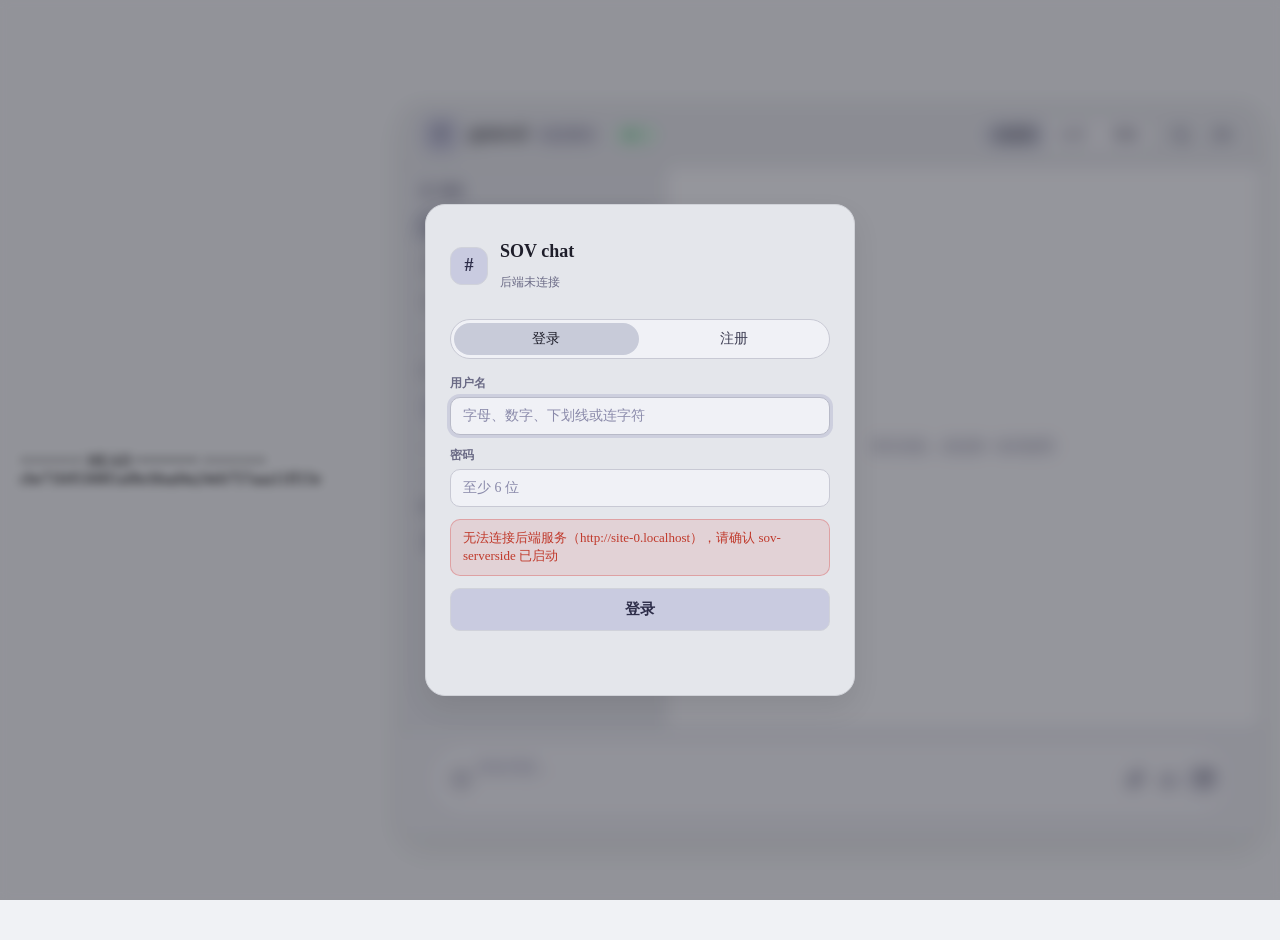
<file: index.html>
<!DOCTYPE html>
<html lang="zh-CN">
<head>
    <meta charset="UTF-8">
    <meta name="viewport" content="width=device-width, initial-scale=1.0">
    <title>SOV chat</title>
<<<<<<< HEAD
    <link rel="stylesheet" href="style.css">
=======
        <link rel="stylesheet" href="lib/katex/katex.min.css">
        <script src="lib/katex/katex.min.js"></script>
        <link rel="stylesheet" href="style.css">
>>>>>>> cbe71b95308f1a0bcbbad4a24eb757aaa11ff15e
</head>
<body data-auth="locked">

<div class="chat-app" id="app">

    <!-- Header -->
    <div class="chat-header">
        <div class="header-left">
            <div class="server-icon">#</div>
            <div class="channel-info">
                <span class="channel-name" id="channelName">general</span>
                <span class="channel-tag" id="channelTag">--</span>
                <span class="online-badge"><span class="dot"></span> <span id="onlineCount">1</span></span>
            </div>
        </div>
        <div class="header-right">
            <div class="user-chip" id="userChip" hidden>
                <span class="user-avatar" id="userChipAvatar">?</span>
                <span class="user-name" id="userChipName">未登录</span>
                <button class="icon-btn" id="logoutBtn" type="button" aria-label="退出登录" title="退出登录">
                    <svg viewBox="0 0 24 24"><path d="M9 21H5a2 2 0 0 1-2-2V5a2 2 0 0 1 2-2h4"/><polyline points="16 17 21 12 16 7"/><line x1="21" y1="12" x2="9" y2="12"/></svg>
                </button>
            </div>
            <div class="theme-toggle-group">
                <button class="theme-btn" id="themeAuto">自适应</button>
                <button class="theme-btn" id="themeLight">白天</button>
                <button class="theme-btn" id="themeDark">黑夜</button>
            </div>
            <button class="icon-btn" aria-label="搜索">
                <svg viewBox="0 0 24 24"><circle cx="11" cy="11" r="8"/><line x1="21" y1="21" x2="16.65" y2="16.65"/></svg>
            </button>
            <button class="icon-btn" aria-label="添加成员">
                <svg viewBox="0 0 24 24"><path d="M16 21v-2a4 4 0 0 0-4-4H5a4 4 0 0 0-4 4v2"/><circle cx="8.5" cy="7" r="4"/><line x1="20" y1="8" x2="20" y2="14"/><line x1="23" y1="11" x2="17" y2="11"/></svg>
            </button>
        </div>
    </div>

    <!-- Body -->
    <div class="chat-body">
        <!-- Sidebar -->
        <div class="sidebar">
            <div class="sidebar-section">
                <div class="section-label">
                    <svg viewBox="0 0 24 24"><rect x="3" y="3" width="7" height="7"/><rect x="14" y="3" width="7" height="7"/><rect x="3" y="14" width="7" height="7"/><rect x="14" y="14" width="7" height="7"/></svg>
                    频道
                </div>
                <div class="sidebar-item active" data-channel="general">
                    <span class="icon"><svg viewBox="0 0 24 24"><line x1="4" y1="9" x2="20" y2="9"/><line x1="4" y1="15" x2="20" y2="15"/><line x1="10" y1="3" x2="8" y2="21"/><line x1="16" y1="3" x2="14" y2="21"/></svg></span>
                    general
                </div>
                <div class="sidebar-item" data-channel="开发">
                    <span class="icon"><svg viewBox="0 0 24 24"><rect x="3" y="11" width="18" height="11" rx="2" ry="2"/><path d="M7 11V7a5 5 0 0 1 10 0v4"/></svg></span>
                    开发
                </div>
                <div class="sidebar-item" data-channel="语音">
                    <span class="icon"><svg viewBox="0 0 24 24"><polygon points="11 5 6 9 2 9 2 15 6 15 11 19 11 5"/><path d="M19.07 4.93a10 10 0 0 1 0 14.14"/><path d="M15.54 8.46a5 5 0 0 1 0 7.07"/></svg></span>
                    语音
                </div>
            </div>
            <div class="sidebar-divider"></div>
            <div class="sidebar-section">
                <div class="section-label">
                    <svg viewBox="0 0 24 24"><path d="M17 21v-2a4 4 0 0 0-4-4H5a4 4 0 0 0-4 4v2"/><circle cx="9" cy="7" r="4"/><path d="M23 21v-2a4 4 0 0 0-3-3.87"/><path d="M16 3.13a4 4 0 0 1 0 7.75"/></svg>
                    成员 — <span id="memberCount">1</span>
                </div>
                <div id="memberList">
                    <div class="member-item" id="selfMemberItem">
                        <span class="avatar" id="selfMemberAvatar">Y</span>
                        <span class="member-name" id="selfMemberName">You</span>
                        <span class="status-dot status-online"></span>
                    </div>
                </div>
            </div>
            <div class="sidebar-divider"></div>
            <div class="sidebar-section" id="pendingSection" hidden>
                <div class="section-label">
                    <svg viewBox="0 0 24 24"><circle cx="12" cy="12" r="10"/><line x1="12" y1="16" x2="12" y2="12"/><line x1="12" y1="8" x2="12.01" y2="8"/></svg>
                    待审批 — <span id="pendingCount">0</span>
                </div>
                <div id="pendingList"></div>
            </div>
            <div class="sidebar-divider"></div>
            <div class="sidebar-section">
                <div class="section-label">
                    <svg viewBox="0 0 24 24"><rect x="2" y="7" width="20" height="14" rx="2" ry="2"/><path d="M16 21V5a2 2 0 0 0-2-2h-4a2 2 0 0 0-2 2v16"/></svg>
                    组织
                </div>
                <div class="sidebar-item" style="color: var(--text-muted);">
                    <span class="icon"><svg viewBox="0 0 24 24"><rect x="2" y="7" width="20" height="14" rx="2" ry="2"/><path d="M16 21V5a2 2 0 0 0-2-2h-4a2 2 0 0 0-2 2v16"/></svg></span>
                    Mr · Org
                </div>
            </div>
        </div>

        <!-- Message Area（动态渲染） -->
        <div class="message-area" id="messageArea">
            <div class="empty-state" id="emptyState">暂无消息，发送第一条消息吧</div>
        </div>
    </div>

    <!-- Footer -->
    <div class="chat-footer">
        <div class="input-wrapper">
            <span class="input-icon"><svg viewBox="0 0 24 24"><circle cx="12" cy="12" r="10"/><line x1="12" y1="8" x2="12" y2="16"/><line x1="8" y1="12" x2="16" y2="12"/></svg></span>
            <textarea id="msgInput" placeholder="发送消息..." rows="1" autocomplete="off"></textarea>
            <span class="input-icon"><svg viewBox="0 0 24 24"><path d="M21.44 11.05l-9.19 9.19a6 6 0 0 1-8.49-8.49l9.19-9.19a4 4 0 0 1 5.66 5.66l-9.2 9.19a2 2 0 0 1-2.83-2.83l8.49-8.48"/></svg></span>
            <span class="input-icon"><svg viewBox="0 0 24 24"><rect x="9" y="9" width="6" height="6"/><path d="M21 15v4a2 2 0 0 1-2 2H5a2 2 0 0 1-2-2v-4"/><polyline points="7 10 12 15 17 10"/><line x1="12" y1="15" x2="12" y2="3"/></svg></span>
            <button type="button" class="send-icon" id="sendBtn" aria-label="发送">
                <svg viewBox="0 0 24 24"><line x1="22" y1="2" x2="11" y2="13"/><polygon points="22 2 15 22 11 13 2 9 22 2"/></svg>
            </button>
        </div>
    </div>
</div>

<!-- 登录 / 注册浮层：未登录时覆盖在聊天界面之上 -->
<div class="auth-overlay" id="authOverlay">
    <div class="auth-card" role="dialog" aria-modal="true" aria-labelledby="authTitle">
        <div class="auth-brand">
            <div class="server-icon">#</div>
            <div class="auth-brand-text">
                <h1 id="authTitle">SOV chat</h1>
                <p class="auth-sub" id="authGroupInfo">正在连接服务器…</p>
            </div>
        </div>

        <div class="auth-tabs" role="tablist">
            <button type="button" class="auth-tab active" data-auth-tab="login" id="tabLogin">登录</button>
            <button type="button" class="auth-tab" data-auth-tab="register" id="tabRegister">注册</button>
        </div>

        <form id="authForm" novalidate>
            <label class="auth-field">
                <span class="auth-label">用户名</span>
                <input id="authUserId" type="text" autocomplete="username" maxlength="64"
                       placeholder="字母、数字、下划线或连字符" required>
            </label>
            <label class="auth-field" id="authDisplayRow" hidden>
                <span class="auth-label">显示名</span>
                <input id="authDisplayName" type="text" autocomplete="nickname" maxlength="32"
                       placeholder="留空则与用户名相同">
            </label>
            <label class="auth-field">
                <span class="auth-label">密码</span>
                <input id="authPassword" type="password" autocomplete="current-password" minlength="6"
                       placeholder="至少 6 位" required>
            </label>
            <label class="auth-field" id="authConfirmRow" hidden>
                <span class="auth-label">确认密码</span>
                <input id="authConfirm" type="password" autocomplete="new-password" minlength="6"
                       placeholder="再次输入密码">
            </label>

            <div class="auth-error" id="authError" hidden></div>
            <div class="auth-note" id="authNote" hidden></div>

            <button type="submit" class="auth-submit" id="authSubmit">登录</button>
        </form>

        <p class="auth-hint" id="authHint"></p>
    </div>
</div>

<div class="toast" id="toast"></div>

<script src="script.js"></script>

</body>
</html>
</file>
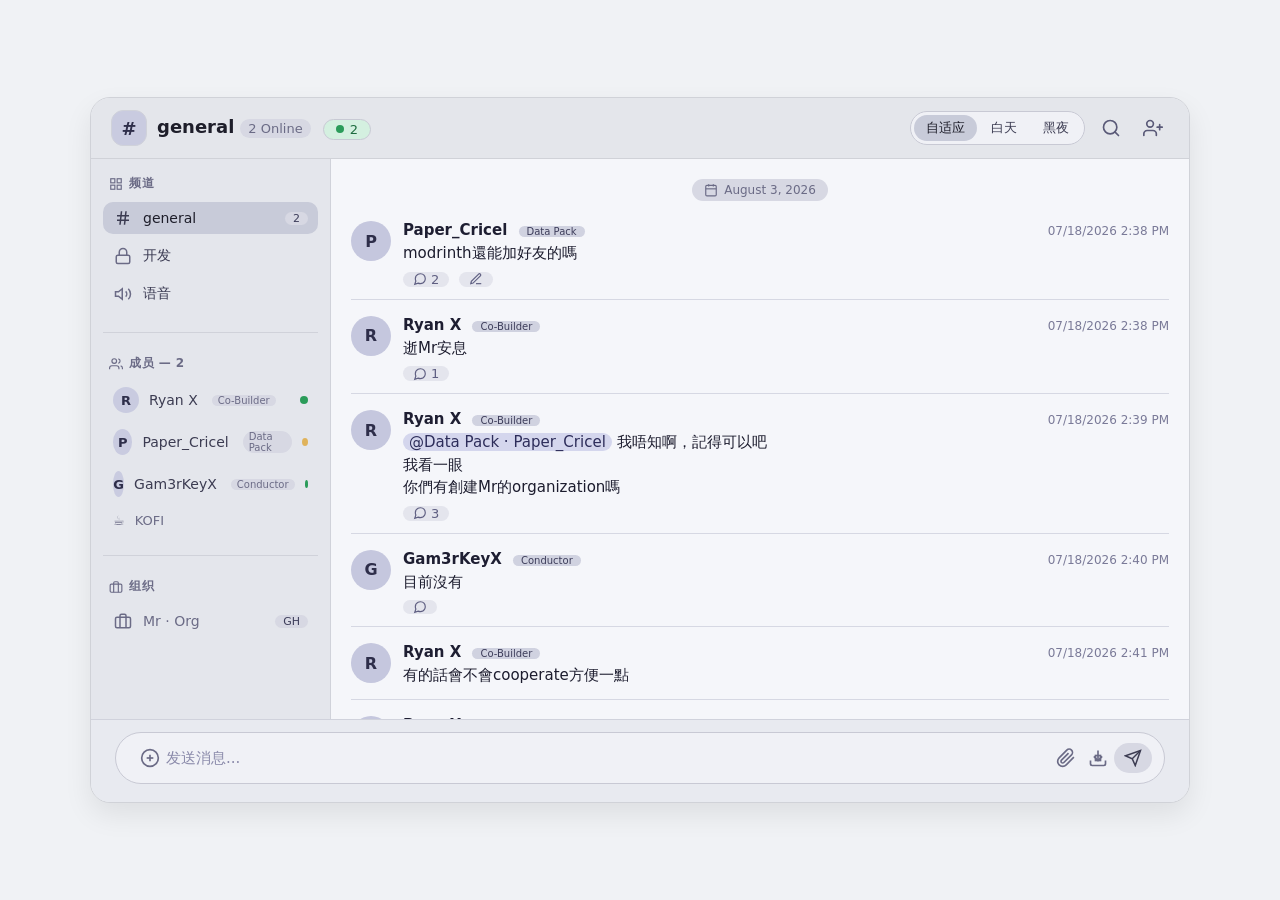
<file: preview.html>
<!DOCTYPE html>
<html lang="zh-CN">
<head>
    <meta charset="UTF-8">
    <meta name="viewport" content="width=device-width, initial-scale=1.0">
    <title>Preview</title>
    <link rel="stylesheet" href="preview.css">
</head>
<body>

<div class="chat-app" id="app">

    <!-- Header -->
    <div class="chat-header">
        <div class="header-left">
            <div class="server-icon">#</div>
            <div class="channel-info">
                <span class="channel-name">general</span>
                <span class="channel-tag">2 Online</span>
                <span class="online-badge"><span class="dot"></span> 2</span>
            </div>
        </div>
        <div class="header-right">
            <div class="theme-toggle-group">
                <button class="theme-btn" data-theme-value="auto" id="themeAuto">自适应</button>
                <button class="theme-btn" data-theme-value="light" id="themeLight">白天</button>
                <button class="theme-btn" data-theme-value="dark" id="themeDark">黑夜</button>
            </div>
            <button class="icon-btn" aria-label="搜索">
                <svg viewBox="0 0 24 24"><circle cx="11" cy="11" r="8"/><line x1="21" y1="21" x2="16.65" y2="16.65"/></svg>
            </button>
            <button class="icon-btn" aria-label="添加成员">
                <svg viewBox="0 0 24 24"><path d="M16 21v-2a4 4 0 0 0-4-4H5a4 4 0 0 0-4 4v2"/><circle cx="8.5" cy="7" r="4"/><line x1="20" y1="8" x2="20" y2="14"/><line x1="23" y1="11" x2="17" y2="11"/></svg>
            </button>
        </div>
    </div>

    <!-- Body -->
    <div class="chat-body">
        <!-- Sidebar -->
        <div class="sidebar">
            <div class="sidebar-section">
                <div class="section-label">
                    <svg viewBox="0 0 24 24"><rect x="3" y="3" width="7" height="7"/><rect x="14" y="3" width="7" height="7"/><rect x="3" y="14" width="7" height="7"/><rect x="14" y="14" width="7" height="7"/></svg>
                    频道
                </div>
                <div class="sidebar-item active">
                    <span class="icon"><svg viewBox="0 0 24 24"><line x1="4" y1="9" x2="20" y2="9"/><line x1="4" y1="15" x2="20" y2="15"/><line x1="10" y1="3" x2="8" y2="21"/><line x1="16" y1="3" x2="14" y2="21"/></svg></span>
                    general
                    <span class="badge">2</span>
                </div>
                <div class="sidebar-item">
                    <span class="icon"><svg viewBox="0 0 24 24"><rect x="3" y="11" width="18" height="11" rx="2" ry="2"/><path d="M7 11V7a5 5 0 0 1 10 0v4"/></svg></span>
                    开发
                </div>
                <div class="sidebar-item">
                    <span class="icon"><svg viewBox="0 0 24 24"><polygon points="11 5 6 9 2 9 2 15 6 15 11 19 11 5"/><path d="M19.07 4.93a10 10 0 0 1 0 14.14"/><path d="M15.54 8.46a5 5 0 0 1 0 7.07"/></svg></span>
                    语音
                </div>
            </div>
            <div class="sidebar-divider"></div>
            <div class="sidebar-section">
                <div class="section-label">
                    <svg viewBox="0 0 24 24"><path d="M17 21v-2a4 4 0 0 0-4-4H5a4 4 0 0 0-4 4v2"/><circle cx="9" cy="7" r="4"/><path d="M23 21v-2a4 4 0 0 0-3-3.87"/><path d="M16 3.13a4 4 0 0 1 0 7.75"/></svg>
                    成员 — 2
                </div>
                <div class="member-item">
                    <span class="avatar">R</span>
                    <span class="member-name">Ryan X</span>
                    <span class="role-tag">Co-Builder</span>
                    <span class="status-dot status-online"></span>
                </div>
                <div class="member-item">
                    <span class="avatar">P</span>
                    <span class="member-name">Paper_Cricel</span>
                    <span class="role-tag">Data Pack</span>
                    <span class="status-dot status-idle"></span>
                </div>
                <div class="member-item">
                    <span class="avatar">G</span>
                    <span class="member-name">Gam3rKeyX</span>
                    <span class="role-tag">Conductor</span>
                    <span class="status-dot status-online"></span>
                </div>
                <div class="member-item" style="padding-left: 10px; color: var(--text-muted);">
                    <span style="font-size: 13px;">☕</span>
                    <span style="font-size: 13px;">KOFI</span>
                </div>
            </div>
            <div class="sidebar-divider"></div>
            <div class="sidebar-section">
                <div class="section-label">
                    <svg viewBox="0 0 24 24"><rect x="2" y="7" width="20" height="14" rx="2" ry="2"/><path d="M16 21V5a2 2 0 0 0-2-2h-4a2 2 0 0 0-2 2v16"/></svg>
                    组织
                </div>
                <div class="sidebar-item" style="color: var(--text-muted);">
                    <span class="icon"><svg viewBox="0 0 24 24"><rect x="2" y="7" width="20" height="14" rx="2" ry="2"/><path d="M16 21V5a2 2 0 0 0-2-2h-4a2 2 0 0 0-2 2v16"/></svg></span>
                    Mr · Org
                    <span class="badge" style="background: var(--badge-bg);">GH</span>
                </div>
            </div>
        </div>

        <!-- Message Area -->
        <div class="message-area">
            <div class="highlight-date">
                <svg viewBox="0 0 24 24"><rect x="3" y="4" width="18" height="18" rx="2" ry="2"/><line x1="16" y1="2" x2="16" y2="6"/><line x1="8" y1="2" x2="8" y2="6"/><line x1="3" y1="10" x2="21" y2="10"/></svg>
                August 3, 2026
            </div>

            <div class="message-item">
                <div class="msg-avatar" style="background: var(--msg-avatar-bg);">P</div>
                <div class="msg-content">
                    <div class="msg-header">
                        <span class="msg-username">Paper_Cricel <span class="role-badge">Data Pack</span></span>
                        <span class="msg-timestamp">07/18/2026 2:38 PM</span>
                    </div>
                    <div class="msg-text">modrinth還能加好友的嗎</div>
                    <div class="msg-actions">
                        <span><svg viewBox="0 0 24 24"><path d="M21 11.5a8.38 8.38 0 0 1-.9 3.8 8.5 8.5 0 0 1-7.6 4.7 8.38 8.38 0 0 1-3.8-.9L3 21l1.9-5.7a8.38 8.38 0 0 1-.9-3.8 8.5 8.5 0 0 1 4.7-7.6 8.38 8.38 0 0 1 3.8-.9h.5a8.48 8.48 0 0 1 8 8v.5z"/></svg> 2</span>
                        <span><svg viewBox="0 0 24 24"><path d="M12 20h9"/><path d="M16.5 3.5a2.121 2.121 0 0 1 3 3L7 19l-4 1 1-4L16.5 3.5z"/></svg></span>
                    </div>
                </div>
            </div>

            <div class="message-item">
                <div class="msg-avatar" style="background: var(--msg-avatar-bg);">R</div>
                <div class="msg-content">
                    <div class="msg-header">
                        <span class="msg-username">Ryan X <span class="role-badge">Co-Builder</span></span>
                        <span class="msg-timestamp">07/18/2026 2:38 PM</span>
                    </div>
                    <div class="msg-text">逝Mr安息</div>
                    <div class="msg-actions">
                        <span><svg viewBox="0 0 24 24"><path d="M21 11.5a8.38 8.38 0 0 1-.9 3.8 8.5 8.5 0 0 1-7.6 4.7 8.38 8.38 0 0 1-3.8-.9L3 21l1.9-5.7a8.38 8.38 0 0 1-.9-3.8 8.5 8.5 0 0 1 4.7-7.6 8.38 8.38 0 0 1 3.8-.9h.5a8.48 8.48 0 0 1 8 8v.5z"/></svg> 1</span>
                    </div>
                </div>
            </div>

            <div class="message-item">
                <div class="msg-avatar" style="background: var(--msg-avatar-bg);">R</div>
                <div class="msg-content">
                    <div class="msg-header">
                        <span class="msg-username">Ryan X <span class="role-badge">Co-Builder</span></span>
                        <span class="msg-timestamp">07/18/2026 2:39 PM</span>
                    </div>
                    <div class="msg-text">
                        <span class="mention">@Data Pack · Paper_Cricel</span> 我唔知啊，記得可以吧<br>我看一眼<br>你們有創建Mr的organization嗎
                    </div>
                    <div class="msg-actions">
                        <span><svg viewBox="0 0 24 24"><path d="M21 11.5a8.38 8.38 0 0 1-.9 3.8 8.5 8.5 0 0 1-7.6 4.7 8.38 8.38 0 0 1-3.8-.9L3 21l1.9-5.7a8.38 8.38 0 0 1-.9-3.8 8.5 8.5 0 0 1 4.7-7.6 8.38 8.38 0 0 1 3.8-.9h.5a8.48 8.48 0 0 1 8 8v.5z"/></svg> 3</span>
                    </div>
                </div>
            </div>

            <div class="message-item">
                <div class="msg-avatar" style="background: var(--msg-avatar-bg);">G</div>
                <div class="msg-content">
                    <div class="msg-header">
                        <span class="msg-username">Gam3rKeyX <span class="role-badge">Conductor</span></span>
                        <span class="msg-timestamp">07/18/2026 2:40 PM</span>
                    </div>
                    <div class="msg-text">目前沒有</div>
                    <div class="msg-actions">
                        <span><svg viewBox="0 0 24 24"><path d="M21 11.5a8.38 8.38 0 0 1-.9 3.8 8.5 8.5 0 0 1-7.6 4.7 8.38 8.38 0 0 1-3.8-.9L3 21l1.9-5.7a8.38 8.38 0 0 1-.9-3.8 8.5 8.5 0 0 1 4.7-7.6 8.38 8.38 0 0 1 3.8-.9h.5a8.48 8.48 0 0 1 8 8v.5z"/></svg></span>
                    </div>
                </div>
            </div>

            <div class="message-item">
                <div class="msg-avatar" style="background: var(--msg-avatar-bg);">R</div>
                <div class="msg-content">
                    <div class="msg-header">
                        <span class="msg-username">Ryan X <span class="role-badge">Co-Builder</span></span>
                        <span class="msg-timestamp">07/18/2026 2:41 PM</span>
                    </div>
                    <div class="msg-text">有的話會不會cooperate方便一點</div>
                </div>
            </div>

            <div class="message-item">
                <div class="msg-avatar" style="background: var(--msg-avatar-bg);">R</div>
                <div class="msg-content">
                    <div class="msg-header">
                        <span class="msg-username">Ryan X <span class="role-badge">Co-Builder</span></span>
                        <span class="msg-timestamp">07/18/2026 3:42 PM</span>
                    </div>
                    <div class="msg-text">我們要不要在MR/GH搞個org啊</div>
                    <div class="msg-actions">
                        <span><svg viewBox="0 0 24 24"><path d="M21 11.5a8.38 8.38 0 0 1-.9 3.8 8.5 8.5 0 0 1-7.6 4.7 8.38 8.38 0 0 1-3.8-.9L3 21l1.9-5.7a8.38 8.38 0 0 1-.9-3.8 8.5 8.5 0 0 1 4.7-7.6 8.38 8.38 0 0 1 3.8-.9h.5a8.48 8.48 0 0 1 8 8v.5z"/></svg> 1</span>
                    </div>
                </div>
            </div>

            <div class="highlight-date" style="margin-top: 8px;">
                <svg viewBox="0 0 24 24"><rect x="3" y="4" width="18" height="18" rx="2" ry="2"/><line x1="16" y1="2" x2="16" y2="6"/><line x1="8" y1="2" x2="8" y2="6"/><line x1="3" y1="10" x2="21" y2="10"/></svg>
                August 3, 2026
            </div>

            <div class="message-item">
                <div class="msg-avatar" style="background: var(--msg-avatar-bg);">G</div>
                <div class="msg-content">
                    <div class="msg-header">
                        <span class="msg-username">Gam3rKeyX <span class="role-badge">Conductor</span></span>
                        <span class="msg-timestamp">08/03/2026 4:02 PM</span>
                    </div>
                    <div class="msg-text">對了您的指令包參數怎麼填</div>
                    <div class="msg-actions">
                        <span><svg viewBox="0 0 24 24"><path d="M21 11.5a8.38 8.38 0 0 1-.9 3.8 8.5 8.5 0 0 1-7.6 4.7 8.38 8.38 0 0 1-3.8-.9L3 21l1.9-5.7a8.38 8.38 0 0 1-.9-3.8 8.5 8.5 0 0 1 4.7-7.6 8.38 8.38 0 0 1 3.8-.9h.5a8.48 8.48 0 0 1 8 8v.5z"/></svg></span>
                    </div>
                </div>
            </div>

            <div class="message-item">
                <div class="msg-avatar" style="background: var(--msg-avatar-bg);">P</div>
                <div class="msg-content">
                    <div class="msg-header">
                        <span class="msg-username">Paper_Cricel <span class="role-badge">Data Pack</span></span>
                        <span class="msg-timestamp">08/03/2026 4:02 PM</span>
                    </div>
                    <div class="msg-text">我前幾天的時候做好了，但突然被叫去弄別的東西所以就擱置到現在</div>
                    <div class="msg-actions">
                        <span><svg viewBox="0 0 24 24"><path d="M21 11.5a8.38 8.38 0 0 1-.9 3.8 8.5 8.5 0 0 1-7.6 4.7 8.38 8.38 0 0 1-3.8-.9L3 21l1.9-5.7a8.38 8.38 0 0 1-.9-3.8 8.5 8.5 0 0 1 4.7-7.6 8.38 8.38 0 0 1 3.8-.9h.5a8.48 8.48 0 0 1 8 8v.5z"/></svg> 2</span>
                        <span><svg viewBox="0 0 24 24"><path d="M12 20h9"/><path d="M16.5 3.5a2.121 2.121 0 0 1 3 3L7 19l-4 1 1-4L16.5 3.5z"/></svg></span>
                    </div>
                </div>
            </div>

            <div class="message-item" style="border-bottom: none; opacity: 0.6; margin-top: 4px;">
                <div class="msg-content">
                    <div class="msg-text" style="font-size: 13px; color: var(--text-light);"># Message #gene...</div>
                </div>
            </div>
        </div>
    </div>

    <!-- Footer -->
    <div class="chat-footer">
        <div class="input-wrapper">
            <span class="input-icon"><svg viewBox="0 0 24 24"><circle cx="12" cy="12" r="10"/><line x1="12" y1="8" x2="12" y2="16"/><line x1="8" y1="12" x2="16" y2="12"/></svg></span>
            <input type="text" placeholder="发送消息...">
            <span class="input-icon"><svg viewBox="0 0 24 24"><path d="M21.44 11.05l-9.19 9.19a6 6 0 0 1-8.49-8.49l9.19-9.19a4 4 0 0 1 5.66 5.66l-9.2 9.19a2 2 0 0 1-2.83-2.83l8.49-8.48"/></svg></span>
            <span class="input-icon"><svg viewBox="0 0 24 24"><rect x="9" y="9" width="6" height="6"/><path d="M21 15v4a2 2 0 0 1-2 2H5a2 2 0 0 1-2-2v-4"/><polyline points="7 10 12 15 17 10"/><line x1="12" y1="15" x2="12" y2="3"/></svg></span>
            <span class="send-icon"><svg viewBox="0 0 24 24"><line x1="22" y1="2" x2="11" y2="13"/><polygon points="22 2 15 22 11 13 2 9 22 2"/></svg></span>
        </div>
    </div>
</div>


    <script src="preview.js"></script>

</body>
</html>
</file>
<file: style.css>
<<<<<<< HEAD
/* ===== CSS Variables ===== */
* { margin: 0; padding: 0; box-sizing: border-box; font-family: 'Segoe UI', system-ui, -apple-system, sans-serif; }

:root {
    /* 亮色主题 (默认) */
    --bg-app: #f0f2f5;
    --bg-header: #e4e6eb;
    --border-header: #d0d2d8;
    --bg-body: #eef0f5;
    --bg-sidebar: #e4e6ec;
    --border-sidebar: #d0d2da;
    --bg-message-area: #f5f6fa;
    --bg-footer: #e8eaf0;
    --border-footer: #d0d2dc;
    --input-bg: #f0f1f6;
    --input-border: #c8c9d4;
    --text-primary: #1e1e2a;
    --text-secondary: #3c3c52;
    --text-muted: #6b6b86;
    --text-light: #8a8aaa;
    --badge-bg: #d7d8e3;
    --badge-text: #3d3d5a;
    --hover-bg: #d9dbe6;
    --active-bg: #c8cbd9;
    --border-msg: #d6d8e3;
    --avatar-bg: #c9cbe0;
    --avatar-text: #2e2e4a;
    --msg-avatar-bg: #c5c7de;
    --msg-username: #1e1e32;
    --role-badge-bg: #d0d2e0;
    --role-badge-text: #3d3d5a;
    --timestamp: #7a7a98;
    --msg-text: #1c1c2e;
    --mention-bg: #d4d6ed;
    --mention-text: #2d2d5a;
    --action-bg: #e4e5ed;
    --action-text: #5f5f82;
    --online-badge-bg: #d4f0e0;
    --online-badge-text: #1d6b3f;
    --online-dot: #2b9c5a;
    --sidebar-item-color: #3a3a52;
    --shadow: 0 12px 28px rgba(0, 0, 0, 0.08);
    --scrollbar-track: #e6e8f0;
    --scrollbar-thumb: #b8bac8;
    --icon-color: #5a5a78;
    --icon-hover: #3a3a58;
}

/* 暗色主题 */
[data-theme="dark"] {
    --bg-app: #0f0f14;
    --bg-header: #1a1a24;
    --border-header: #2b2b36;
    --bg-body: #16161f;
    --bg-sidebar: #14141c;
    --border-sidebar: #282833;
    --bg-message-area: #181820;
    --bg-footer: #16161f;
    --border-footer: #282833;
    --input-bg: #23222e;
    --input-border: #343343;
    --text-primary: #eaeaf5;
    --text-secondary: #c0c0d8;
    --text-muted: #8585a0;
    --text-light: #6f6f92;
    --badge-bg: #2f2f3e;
    --badge-text: #b8b8d0;
    --hover-bg: #20202b;
    --active-bg: #2a2a38;
    --border-msg: #21212b;
    --avatar-bg: #2e2e42;
    --avatar-text: #cdcdff;
    --msg-avatar-bg: #3a3a56;
    --msg-username: #e0e0f0;
    --role-badge-bg: #2b2b3e;
    --role-badge-text: #b0b0da;
    --timestamp: #5f5f7a;
    --msg-text: #cfcfeb;
    --mention-bg: #2a2a44;
    --mention-text: #a8a8f0;
    --action-bg: #22222e;
    --action-text: #8a8aaa;
    --online-badge-bg: #1e3329;
    --online-badge-text: #7dcca0;
    --online-dot: #4fbf7a;
    --sidebar-item-color: #b0b0cc;
    --shadow: 0 20px 40px rgba(0, 0, 0, 0.7);
    --scrollbar-track: #181820;
    --scrollbar-thumb: #3a3a52;
    --icon-color: #9a9abc;
    --icon-hover: #c0c0dc;
}

/* 亮色主题 (显式) */
[data-theme="light"] {
    --bg-app: #f0f2f5;
    --bg-header: #e4e6eb;
    --border-header: #d0d2d8;
    --bg-body: #eef0f5;
    --bg-sidebar: #e4e6ec;
    --border-sidebar: #d0d2da;
    --bg-message-area: #f5f6fa;
    --bg-footer: #e8eaf0;
    --border-footer: #d0d2dc;
    --input-bg: #f0f1f6;
    --input-border: #c8c9d4;
    --text-primary: #1e1e2a;
    --text-secondary: #3c3c52;
    --text-muted: #6b6b86;
    --text-light: #8a8aaa;
    --badge-bg: #d7d8e3;
    --badge-text: #3d3d5a;
    --hover-bg: #d9dbe6;
    --active-bg: #c8cbd9;
    --border-msg: #d6d8e3;
    --avatar-bg: #c9cbe0;
    --avatar-text: #2e2e4a;
    --msg-avatar-bg: #c5c7de;
    --msg-username: #1e1e32;
    --role-badge-bg: #d0d2e0;
    --role-badge-text: #3d3d5a;
    --timestamp: #7a7a98;
    --msg-text: #1c1c2e;
    --mention-bg: #d4d6ed;
    --mention-text: #2d2d5a;
    --action-bg: #e4e5ed;
    --action-text: #5f5f82;
    --online-badge-bg: #d4f0e0;
    --online-badge-text: #1d6b3f;
    --online-dot: #2b9c5a;
    --sidebar-item-color: #3a3a52;
    --shadow: 0 12px 28px rgba(0, 0, 0, 0.08);
    --scrollbar-track: #e6e8f0;
    --scrollbar-thumb: #b8bac8;
    --icon-color: #5a5a78;
    --icon-hover: #3a3a58;
}

/* 自适应系统：通过prefers-color-scheme + 无data-theme属性时生效 */
@media (prefers-color-scheme: dark) {
    :root:not([data-theme="light"]):not([data-theme="dark"]) {
        --bg-app: #0f0f14;
        --bg-header: #1a1a24;
        --border-header: #2b2b36;
        --bg-body: #16161f;
        --bg-sidebar: #14141c;
        --border-sidebar: #282833;
        --bg-message-area: #181820;
        --bg-footer: #16161f;
        --border-footer: #282833;
        --input-bg: #23222e;
        --input-border: #343343;
        --text-primary: #eaeaf5;
        --text-secondary: #c0c0d8;
        --text-muted: #8585a0;
        --text-light: #6f6f92;
        --badge-bg: #2f2f3e;
        --badge-text: #b8b8d0;
        --hover-bg: #20202b;
        --active-bg: #2a2a38;
        --border-msg: #21212b;
        --avatar-bg: #2e2e42;
        --avatar-text: #cdcdff;
        --msg-avatar-bg: #3a3a56;
        --msg-username: #e0e0f0;
        --role-badge-bg: #2b2b3e;
        --role-badge-text: #b0b0da;
        --timestamp: #5f5f7a;
        --msg-text: #cfcfeb;
        --mention-bg: #2a2a44;
        --mention-text: #a8a8f0;
        --action-bg: #22222e;
        --action-text: #8a8aaa;
        --online-badge-bg: #1e3329;
        --online-badge-text: #7dcca0;
        --online-dot: #4fbf7a;
        --sidebar-item-color: #b0b0cc;
        --shadow: 0 20px 40px rgba(0, 0, 0, 0.7);
        --scrollbar-track: #181820;
        --scrollbar-thumb: #3a3a52;
        --icon-color: #9a9abc;
        --icon-hover: #c0c0dc;
    }
}

@media (prefers-color-scheme: light) {
    :root:not([data-theme="light"]):not([data-theme="dark"]) {
        --bg-app: #f0f2f5;
        --bg-header: #e4e6eb;
        --border-header: #d0d2d8;
        --bg-body: #eef0f5;
        --bg-sidebar: #e4e6ec;
        --border-sidebar: #d0d2da;
        --bg-message-area: #f5f6fa;
        --bg-footer: #e8eaf0;
        --border-footer: #d0d2dc;
        --input-bg: #f0f1f6;
        --input-border: #c8c9d4;
        --text-primary: #1e1e2a;
        --text-secondary: #3c3c52;
        --text-muted: #6b6b86;
        --text-light: #8a8aaa;
        --badge-bg: #d7d8e3;
        --badge-text: #3d3d5a;
        --hover-bg: #d9dbe6;
        --active-bg: #c8cbd9;
        --border-msg: #d6d8e3;
        --avatar-bg: #c9cbe0;
        --avatar-text: #2e2e4a;
        --msg-avatar-bg: #c5c7de;
        --msg-username: #1e1e32;
        --role-badge-bg: #d0d2e0;
        --role-badge-text: #3d3d5a;
        --timestamp: #7a7a98;
        --msg-text: #1c1c2e;
        --mention-bg: #d4d6ed;
        --mention-text: #2d2d5a;
        --action-bg: #e4e5ed;
        --action-text: #5f5f82;
        --online-badge-bg: #d4f0e0;
        --online-badge-text: #1d6b3f;
        --online-dot: #2b9c5a;
        --sidebar-item-color: #3a3a52;
        --shadow: 0 12px 28px rgba(0, 0, 0, 0.08);
        --scrollbar-track: #e6e8f0;
        --scrollbar-thumb: #b8bac8;
        --icon-color: #5a5a78;
        --icon-hover: #3a3a58;
    }
}

/* ===== Base Layout ===== */
body {
    background-color: var(--bg-app);
    display: flex;
    justify-content: center;
    align-items: center;
    min-height: 100vh;
    margin: 0;
    padding: 20px;
    transition: background-color 0.2s;
}

.chat-app {
    max-width: 1100px;
    width: 100%;
    background-color: var(--bg-app);
    border-radius: 20px;
    box-shadow: var(--shadow);
    display: flex;
    flex-direction: column;
    overflow: hidden;
    border: 1px solid var(--border-header);
    transition: background-color 0.2s, border-color 0.2s, box-shadow 0.2s;
}

/* ===== Header ===== */
.chat-header {
    background-color: var(--bg-header);
    padding: 12px 20px;
    border-bottom: 1px solid var(--border-header);
    display: flex;
    align-items: center;
    justify-content: space-between;
    flex-wrap: wrap;
    gap: 8px;
    transition: background-color 0.2s, border-color 0.2s;
}

.header-left {
    display: flex;
    align-items: center;
    gap: 10px;
}

.server-icon {
    background-color: var(--avatar-bg);
    width: 36px;
    height: 36px;
    border-radius: 12px;
    display: flex;
    align-items: center;
    justify-content: center;
    color: var(--avatar-text);
    font-weight: 700;
    font-size: 18px;
    border: 1px solid var(--border-sidebar);
}

.channel-info {
    display: flex;
    align-items: baseline;
    gap: 6px;
    flex-wrap: wrap;
}

.channel-name {
    color: var(--text-primary);
    font-weight: 600;
    font-size: 18px;
}

.channel-tag {
    color: var(--text-muted);
    font-size: 13px;
    background-color: var(--badge-bg);
    padding: 2px 8px;
    border-radius: 30px;
    font-weight: 500;
}

.online-badge {
    color: var(--online-badge-text);
    background-color: var(--online-badge-bg);
    font-size: 13px;
    padding: 2px 12px;
    border-radius: 30px;
    display: inline-flex;
    align-items: center;
    gap: 6px;
    font-weight: 500;
    margin-left: 6px;
    border: 1px solid var(--input-border);
}

.online-badge .dot {
    display: inline-block;
    width: 8px;
    height: 8px;
    border-radius: 50%;
    background-color: var(--online-dot);
}

.header-right {
    display: flex;
    align-items: center;
    gap: 10px;
}

.theme-toggle-group {
    display: flex;
    background-color: var(--input-bg);
    border-radius: 40px;
    padding: 3px;
    border: 1px solid var(--input-border);
    gap: 2px;
    transition: background-color 0.2s, border-color 0.2s;
}

.theme-btn {
    background: transparent;
    border: none;
    padding: 4px 12px;
    border-radius: 30px;
    font-size: 13px;
    font-weight: 500;
    color: var(--text-secondary);
    cursor: pointer;
    transition: background 0.15s, color 0.15s;
    white-space: nowrap;
}

.theme-btn:hover {
    background-color: var(--hover-bg);
    color: var(--text-primary);
}

.theme-btn.active {
    background-color: var(--active-bg);
    color: var(--text-primary);
}

.header-right .icon-btn {
    background: transparent;
    border: none;
    color: var(--icon-color);
    padding: 4px 6px;
    border-radius: 8px;
    cursor: pointer;
    display: inline-flex;
    align-items: center;
    justify-content: center;
    transition: color 0.2s, background 0.2s;
}

.header-right .icon-btn:hover {
    color: var(--icon-hover);
    background-color: var(--hover-bg);
}

.header-right .icon-btn svg {
    width: 20px;
    height: 20px;
    fill: none;
    stroke: currentColor;
    stroke-width: 2;
    stroke-linecap: round;
    stroke-linejoin: round;
}

/* ===== Body ===== */
.chat-body {
    display: flex;
    background-color: var(--bg-body);
    min-height: 560px;
    transition: background-color 0.2s;
}

/* Sidebar */
.sidebar {
    width: 240px;
    background-color: var(--bg-sidebar);
    padding: 16px 12px;
    border-right: 1px solid var(--border-sidebar);
    display: flex;
    flex-direction: column;
    gap: 18px;
    transition: background-color 0.2s, border-color 0.2s;
}

.sidebar-section {
    display: flex;
    flex-direction: column;
    gap: 6px;
}

.section-label {
    color: var(--text-muted);
    font-size: 12px;
    font-weight: 600;
    letter-spacing: 0.5px;
    text-transform: uppercase;
    padding-left: 6px;
    margin-bottom: 4px;
    display: flex;
    align-items: center;
    gap: 6px;
}

.section-label svg {
    width: 14px;
    height: 14px;
    stroke: var(--text-muted);
    stroke-width: 2;
    fill: none;
}

.sidebar-item {
    display: flex;
    align-items: center;
    gap: 10px;
    padding: 6px 10px;
    border-radius: 10px;
    color: var(--sidebar-item-color);
    font-size: 14px;
    font-weight: 450;
    transition: 0.15s;
    cursor: pointer;
}

.sidebar-item .icon {
    width: 20px;
    height: 20px;
    display: flex;
    align-items: center;
    justify-content: center;
    color: var(--text-muted);
}

.sidebar-item .icon svg {
    width: 18px;
    height: 18px;
    stroke: currentColor;
    stroke-width: 2;
    fill: none;
}

.sidebar-item .badge {
    margin-left: auto;
    background-color: var(--badge-bg);
    padding: 0 8px;
    border-radius: 30px;
    font-size: 11px;
    color: var(--badge-text);
}

.sidebar-item.active {
    background-color: var(--active-bg);
    color: var(--text-primary);
}

.sidebar-item.active .icon {
    color: var(--text-secondary);
}

.sidebar-item:hover:not(.active) {
    background-color: var(--hover-bg);
    color: var(--text-primary);
}

.sidebar-divider {
    height: 1px;
    background: var(--border-sidebar);
    margin: 4px 0;
}

.member-item {
    display: flex;
    align-items: center;
    gap: 10px;
    padding: 5px 10px;
    border-radius: 8px;
    color: var(--text-secondary);
    font-size: 14px;
}

.member-item .avatar {
    width: 26px;
    height: 26px;
    background-color: var(--avatar-bg);
    border-radius: 50%;
    display: flex;
    align-items: center;
    justify-content: center;
    font-size: 13px;
    font-weight: 600;
    color: var(--avatar-text);
}

.member-item .status-dot {
    width: 8px;
    height: 8px;
    border-radius: 50%;
    margin-left: auto;
}

.status-online { background-color: var(--online-dot); }
.status-idle { background-color: #e0b35b; }

.member-item .role-tag {
    font-size: 10px;
    background-color: var(--badge-bg);
    padding: 0 6px;
    border-radius: 12px;
    color: var(--text-muted);
    margin-left: 4px;
}

/* Message Area */
.message-area {
    flex: 1;
    background-color: var(--bg-message-area);
    display: flex;
    flex-direction: column;
    padding: 16px 20px;
    gap: 12px;
    overflow-y: auto;
    max-height: 560px;
    transition: background-color 0.2s;
}

.empty-state {
    margin: auto;
    color: var(--text-muted);
    font-size: 14px;
    text-align: center;
    padding: 40px 0;
    user-select: none;
}

.message-item {
    display: flex;
    gap: 12px;
    padding: 2px 0;
    border-bottom: none;
    padding-bottom: 2px;
    position: relative;
    transition: border-color 0.2s;
    animation: msg-in 0.18s ease;
}

@keyframes msg-in {
    from { opacity: 0; transform: translateY(4px); }
    to   { opacity: 1; transform: translateY(0); }
}

/* 分组：横线只出现在不同说话者之间（一组的最后一条，后面跟着不同人） */
.message-item.msg-group-end {
    border-bottom: 1px solid var(--border-msg);
    padding-bottom: 10px;
}

/* 同一发送者连续消息的后续条：隐藏头像/名字（文字仍与组首对齐） */
.message-item.msg-continued .msg-avatar {
    visibility: hidden;
}

.msg-avatar {
    width: 40px;
    height: 40px;
    border-radius: 50%;
    background-color: var(--msg-avatar-bg);
    display: flex;
    align-items: center;
    justify-content: center;
    font-weight: 600;
    color: var(--avatar-text);
    font-size: 16px;
    flex-shrink: 0;
}

.msg-content {
    flex: 1;
    display: flex;
    flex-direction: column;
    gap: 3px;
}

.msg-header {
    display: flex;
    align-items: baseline;
    gap: 8px;
    flex-wrap: wrap;
    padding-right: 64px;
}

.msg-username {
    color: var(--msg-username);
    font-weight: 600;
    font-size: 15px;
}

.msg-username .role-badge {
    background-color: var(--role-badge-bg);
    color: var(--role-badge-text);
    font-size: 10px;
    padding: 0 8px;
    border-radius: 30px;
    font-weight: 500;
    margin-left: 6px;
}

.msg-timestamp {
    color: var(--timestamp);
    font-size: 12px;
    margin-left: auto;
}

.msg-text {
    color: var(--msg-text);
    font-size: 15px;
    line-height: 1.5;
    word-break: break-word;
    white-space: pre-wrap;
}

.msg-text .mention {
    color: var(--mention-text);
    background-color: var(--mention-bg);
    padding: 0 6px;
    border-radius: 12px;
}

.msg-actions {
    position: absolute;
    top: 0;
    right: 4px;
    display: flex;
    gap: 4px;
    color: var(--action-text);
    font-size: 13px;
    opacity: 0;
    transition: opacity 0.15s;
    z-index: 2;
}

.message-item:hover .msg-actions,
.message-item:focus-within .msg-actions {
    opacity: 1;
}

.msg-actions span {
    cursor: pointer;
    background-color: var(--action-bg);
    padding: 0 10px;
    border-radius: 30px;
    display: inline-flex;
    align-items: center;
    gap: 4px;
}

.msg-actions span svg {
    width: 14px;
    height: 14px;
    stroke: currentColor;
    stroke-width: 2;
    fill: none;
}

/* 日期分隔条 */
.highlight-date {
    color: var(--text-muted);
    font-size: 12px;
    background: var(--badge-bg);
    padding: 4px 12px;
    border-radius: 30px;
    align-self: center;
    margin: 4px 0;
    display: flex;
    align-items: center;
    gap: 6px;
}

.highlight-date svg {
    width: 14px;
    height: 14px;
    stroke: currentColor;
    stroke-width: 2;
    fill: none;
}

/* Footer */
.chat-footer {
    background-color: var(--bg-footer);
    padding: 12px 24px 18px 24px;
    border-top: 1px solid var(--border-footer);
    transition: background-color 0.2s, border-color 0.2s;
}

.input-wrapper {
    display: flex;
    align-items: center;
    background-color: var(--input-bg);
    border-radius: 40px;
    padding: 4px 12px 4px 18px;
    border: 1px solid var(--input-border);
    transition: background-color 0.2s, border-color 0.2s, box-shadow 0.2s;
}

.input-wrapper:focus-within {
    border-color: var(--input-border);
    box-shadow: 0 0 0 3px rgba(100, 100, 160, 0.18);
}

.input-wrapper textarea {
    background: transparent;
    border: none;
    padding: 12px 0;
    flex: 1;
    color: var(--text-primary);
    font-size: 15px;
    outline: none;
    resize: none;
    line-height: 1.4;
    max-height: 120px;
    overflow-y: auto;
    font-family: inherit;
}

.input-wrapper textarea::placeholder {
    color: var(--text-light);
}

.input-wrapper .input-icon {
    color: var(--text-muted);
    padding: 4px 6px;
    border-radius: 8px;
    cursor: default;
    display: inline-flex;
    align-items: center;
    justify-content: center;
    transition: color 0.2s;
}

.input-wrapper .input-icon svg {
    width: 20px;
    height: 20px;
    stroke: currentColor;
    stroke-width: 2;
    fill: none;
}

.input-wrapper .send-icon {
    color: var(--text-secondary);
    background-color: var(--badge-bg);
    padding: 6px 10px;
    border-radius: 30px;
    display: inline-flex;
    align-items: center;
    justify-content: center;
    cursor: pointer;
    border: none;
    font-size: inherit;
    transition: background 0.2s;
}

.input-wrapper .send-icon:hover {
    background-color: var(--active-bg);
}

.input-wrapper .send-icon svg {
    width: 18px;
    height: 18px;
    stroke: currentColor;
    stroke-width: 2;
    fill: none;
}

/* Scrollbar */
.message-area::-webkit-scrollbar {
    width: 6px;
}
.message-area::-webkit-scrollbar-track {
    background: var(--scrollbar-track);
}
.message-area::-webkit-scrollbar-thumb {
    background: var(--scrollbar-thumb);
    border-radius: 10px;
}

@media (max-width: 780px) {
    .sidebar {
        width: 100%;
        border-right: none;
        border-bottom: 1px solid var(--border-sidebar);
        flex-direction: row;
        flex-wrap: wrap;
        max-height: 160px;
        overflow-y: auto;
        padding: 12px 8px;
    }
    .chat-body {
        flex-direction: column;
    }
}

/* ===== 登录 / 注册 浮层 ===== */
/* hidden 属性优先级最高：.auth-field 等使用了 display:flex，需要显式压过 */
[hidden] { display: none !important; }

body[data-auth="locked"] .chat-app {
    filter: blur(7px);
    pointer-events: none;
    user-select: none;
}

.auth-overlay {
    position: fixed;
    inset: 0;
    background: rgba(18, 18, 28, 0.42);
    backdrop-filter: blur(5px);
    display: flex;
    align-items: center;
    justify-content: center;
    padding: 20px;
    z-index: 50;
}

.auth-card {
    width: 100%;
    max-width: 380px;
    background-color: var(--bg-header);
    border: 1px solid var(--border-header);
    border-radius: 20px;
    box-shadow: var(--shadow);
    padding: 24px;
    display: flex;
    flex-direction: column;
    gap: 16px;
    animation: msg-in 0.2s ease;
}

.auth-brand { display: flex; align-items: center; gap: 12px; }
.auth-brand-text h1 { font-size: 18px; font-weight: 700; color: var(--text-primary); }
.auth-sub { font-size: 12px; color: var(--text-muted); margin-top: 3px; line-height: 1.4; }

.auth-tabs {
    display: flex;
    gap: 3px;
    background-color: var(--input-bg);
    border: 1px solid var(--input-border);
    border-radius: 30px;
    padding: 3px;
}

.auth-tab {
    flex: 1;
    background: transparent;
    border: none;
    padding: 7px 0;
    border-radius: 26px;
    font-size: 14px;
    font-weight: 500;
    color: var(--text-secondary);
    cursor: pointer;
    transition: background 0.15s, color 0.15s;
}

.auth-tab:hover { color: var(--text-primary); }
.auth-tab.active { background-color: var(--active-bg); color: var(--text-primary); }

#authForm { display: flex; flex-direction: column; gap: 12px; }

.auth-field { display: flex; flex-direction: column; gap: 5px; }
.auth-label { font-size: 12px; font-weight: 600; color: var(--text-muted); }

.auth-field input {
    background-color: var(--input-bg);
    border: 1px solid var(--input-border);
    border-radius: 10px;
    padding: 10px 12px;
    color: var(--text-primary);
    font-size: 14px;
    font-family: inherit;
    outline: none;
    transition: border-color 0.15s, box-shadow 0.15s;
}

.auth-field input:focus {
    border-color: var(--scrollbar-thumb);
    box-shadow: 0 0 0 3px rgba(100, 100, 160, 0.18);
}

.auth-field input::placeholder { color: var(--text-light); }

.auth-error, .auth-note {
    font-size: 13px;
    padding: 9px 12px;
    border-radius: 10px;
    line-height: 1.45;
    word-break: break-word;
}

.auth-error {
    background-color: rgba(214, 69, 69, 0.12);
    border: 1px solid rgba(214, 69, 69, 0.35);
    color: #c0392b;
}

[data-theme="dark"] .auth-error { color: #ff9b93; }

@media (prefers-color-scheme: dark) {
    :root:not([data-theme="light"]) .auth-error { color: #ff9b93; }
}

.auth-note {
    background-color: var(--online-badge-bg);
    border: 1px solid var(--input-border);
    color: var(--online-badge-text);
}

.auth-submit {
    background-color: var(--avatar-bg);
    border: 1px solid var(--border-sidebar);
    border-radius: 10px;
    padding: 11px 0;
    color: var(--avatar-text);
    font-size: 15px;
    font-weight: 600;
    font-family: inherit;
    cursor: pointer;
    transition: background 0.15s, opacity 0.15s;
}

.auth-submit:hover:not(:disabled) { background-color: var(--active-bg); }
.auth-submit:disabled { opacity: 0.6; cursor: default; }

.auth-hint { font-size: 12px; color: var(--text-muted); line-height: 1.5; }

/* ===== 顶栏当前用户 ===== */
.user-chip {
    display: flex;
    align-items: center;
    gap: 8px;
    max-width: 220px;
    padding: 3px 4px 3px 4px;
    background-color: var(--input-bg);
    border: 1px solid var(--input-border);
    border-radius: 30px;
}

.user-chip .user-avatar {
    width: 26px;
    height: 26px;
    flex-shrink: 0;
    border-radius: 50%;
    background-color: var(--avatar-bg);
    color: var(--avatar-text);
    font-size: 13px;
    font-weight: 600;
    display: flex;
    align-items: center;
    justify-content: center;
}

.user-chip .user-name {
    font-size: 13px;
    color: var(--text-secondary);
    white-space: nowrap;
    overflow: hidden;
    text-overflow: ellipsis;
}

/* ===== 轻提示 Toast ===== */
.toast {
    position: fixed;
    left: 50%;
    bottom: 28px;
    z-index: 60;
    max-width: 90vw;
    padding: 10px 18px;
    background-color: var(--bg-header);
    border: 1px solid var(--border-header);
    border-radius: 12px;
    box-shadow: var(--shadow);
    color: var(--text-primary);
    font-size: 14px;
    text-align: center;
    opacity: 0;
    transform: translate(-50%, 20px);
    pointer-events: none;
    transition: opacity 0.2s, transform 0.2s;
}

.toast.show { opacity: 1; transform: translate(-50%, 0); }
.toast-error { border-color: rgba(214, 69, 69, 0.5); color: #d3564f; }
.toast-success { border-color: var(--online-dot); color: var(--online-badge-text); }

@media (max-width: 780px) {
    .auth-card { padding: 18px; }
    .user-chip .user-name { display: none; }
}
=======
        /* ===== CSS Variables ===== */
        * { margin: 0; padding: 0; box-sizing: border-box; font-family: 'Segoe UI', system-ui, -apple-system, sans-serif; }

        :root {
            /* 亮色主题 (默认) */
            --bg-app: #f0f2f5;
            --bg-header: #e4e6eb;
            --border-header: #d0d2d8;
            --bg-body: #eef0f5;
            --bg-sidebar: #e4e6ec;
            --border-sidebar: #d0d2da;
            --bg-message-area: #f5f6fa;
            --bg-footer: #e8eaf0;
            --border-footer: #d0d2dc;
            --input-bg: #f0f1f6;
            --input-border: #c8c9d4;
            --text-primary: #1e1e2a;
            --text-secondary: #3c3c52;
            --text-muted: #6b6b86;
            --text-light: #8a8aaa;
            --badge-bg: #d7d8e3;
            --badge-text: #3d3d5a;
            --hover-bg: #d9dbe6;
            --active-bg: #c8cbd9;
            --border-msg: #d6d8e3;
            --avatar-bg: #c9cbe0;
            --avatar-text: #2e2e4a;
            --msg-avatar-bg: #c5c7de;
            --msg-username: #1e1e32;
            --role-badge-bg: #d0d2e0;
            --role-badge-text: #3d3d5a;
            --timestamp: #7a7a98;
            --msg-text: #1c1c2e;
            --mention-bg: #d4d6ed;
            --mention-text: #2d2d5a;
            --action-bg: #e4e5ed;
            --action-text: #5f5f82;
            --online-badge-bg: #d4f0e0;
            --online-badge-text: #1d6b3f;
            --online-dot: #2b9c5a;
            --sidebar-item-color: #3a3a52;
            --shadow: 0 12px 28px rgba(0, 0, 0, 0.08);
            --scrollbar-track: #e6e8f0;
            --scrollbar-thumb: #b8bac8;
            --icon-color: #5a5a78;
            --icon-hover: #3a3a58;
        }

        /* 暗色主题 */
        [data-theme="dark"] {
            --bg-app: #0f0f14;
            --bg-header: #1a1a24;
            --border-header: #2b2b36;
            --bg-body: #16161f;
            --bg-sidebar: #14141c;
            --border-sidebar: #282833;
            --bg-message-area: #181820;
            --bg-footer: #16161f;
            --border-footer: #282833;
            --input-bg: #23222e;
            --input-border: #343343;
            --text-primary: #eaeaf5;
            --text-secondary: #c0c0d8;
            --text-muted: #8585a0;
            --text-light: #6f6f92;
            --badge-bg: #2f2f3e;
            --badge-text: #b8b8d0;
            --hover-bg: #20202b;
            --active-bg: #2a2a38;
            --border-msg: #21212b;
            --avatar-bg: #2e2e42;
            --avatar-text: #cdcdff;
            --msg-avatar-bg: #3a3a56;
            --msg-username: #e0e0f0;
            --role-badge-bg: #2b2b3e;
            --role-badge-text: #b0b0da;
            --timestamp: #5f5f7a;
            --msg-text: #cfcfeb;
            --mention-bg: #2a2a44;
            --mention-text: #a8a8f0;
            --action-bg: #22222e;
            --action-text: #8a8aaa;
            --online-badge-bg: #1e3329;
            --online-badge-text: #7dcca0;
            --online-dot: #4fbf7a;
            --sidebar-item-color: #b0b0cc;
            --shadow: 0 20px 40px rgba(0, 0, 0, 0.7);
            --scrollbar-track: #181820;
            --scrollbar-thumb: #3a3a52;
            --icon-color: #9a9abc;
            --icon-hover: #c0c0dc;
        }

        /* 亮色主题 (显式) */
        [data-theme="light"] {
            --bg-app: #f0f2f5;
            --bg-header: #e4e6eb;
            --border-header: #d0d2d8;
            --bg-body: #eef0f5;
            --bg-sidebar: #e4e6ec;
            --border-sidebar: #d0d2da;
            --bg-message-area: #f5f6fa;
            --bg-footer: #e8eaf0;
            --border-footer: #d0d2dc;
            --input-bg: #f0f1f6;
            --input-border: #c8c9d4;
            --text-primary: #1e1e2a;
            --text-secondary: #3c3c52;
            --text-muted: #6b6b86;
            --text-light: #8a8aaa;
            --badge-bg: #d7d8e3;
            --badge-text: #3d3d5a;
            --hover-bg: #d9dbe6;
            --active-bg: #c8cbd9;
            --border-msg: #d6d8e3;
            --avatar-bg: #c9cbe0;
            --avatar-text: #2e2e4a;
            --msg-avatar-bg: #c5c7de;
            --msg-username: #1e1e32;
            --role-badge-bg: #d0d2e0;
            --role-badge-text: #3d3d5a;
            --timestamp: #7a7a98;
            --msg-text: #1c1c2e;
            --mention-bg: #d4d6ed;
            --mention-text: #2d2d5a;
            --action-bg: #e4e5ed;
            --action-text: #5f5f82;
            --online-badge-bg: #d4f0e0;
            --online-badge-text: #1d6b3f;
            --online-dot: #2b9c5a;
            --sidebar-item-color: #3a3a52;
            --shadow: 0 12px 28px rgba(0, 0, 0, 0.08);
            --scrollbar-track: #e6e8f0;
            --scrollbar-thumb: #b8bac8;
            --icon-color: #5a5a78;
            --icon-hover: #3a3a58;
        }

        /* 自适应系统：通过prefers-color-scheme + 无data-theme属性时生效 */
        @media (prefers-color-scheme: dark) {
            :root:not([data-theme="light"]):not([data-theme="dark"]) {
                --bg-app: #0f0f14;
                --bg-header: #1a1a24;
                --border-header: #2b2b36;
                --bg-body: #16161f;
                --bg-sidebar: #14141c;
                --border-sidebar: #282833;
                --bg-message-area: #181820;
                --bg-footer: #16161f;
                --border-footer: #282833;
                --input-bg: #23222e;
                --input-border: #343343;
                --text-primary: #eaeaf5;
                --text-secondary: #c0c0d8;
                --text-muted: #8585a0;
                --text-light: #6f6f92;
                --badge-bg: #2f2f3e;
                --badge-text: #b8b8d0;
                --hover-bg: #20202b;
                --active-bg: #2a2a38;
                --border-msg: #21212b;
                --avatar-bg: #2e2e42;
                --avatar-text: #cdcdff;
                --msg-avatar-bg: #3a3a56;
                --msg-username: #e0e0f0;
                --role-badge-bg: #2b2b3e;
                --role-badge-text: #b0b0da;
                --timestamp: #5f5f7a;
                --msg-text: #cfcfeb;
                --mention-bg: #2a2a44;
                --mention-text: #a8a8f0;
                --action-bg: #22222e;
                --action-text: #8a8aaa;
                --online-badge-bg: #1e3329;
                --online-badge-text: #7dcca0;
                --online-dot: #4fbf7a;
                --sidebar-item-color: #b0b0cc;
                --shadow: 0 20px 40px rgba(0, 0, 0, 0.7);
                --scrollbar-track: #181820;
                --scrollbar-thumb: #3a3a52;
                --icon-color: #9a9abc;
                --icon-hover: #c0c0dc;
            }
        }

        @media (prefers-color-scheme: light) {
            :root:not([data-theme="light"]):not([data-theme="dark"]) {
                --bg-app: #f0f2f5;
                --bg-header: #e4e6eb;
                --border-header: #d0d2d8;
                --bg-body: #eef0f5;
                --bg-sidebar: #e4e6ec;
                --border-sidebar: #d0d2da;
                --bg-message-area: #f5f6fa;
                --bg-footer: #e8eaf0;
                --border-footer: #d0d2dc;
                --input-bg: #f0f1f6;
                --input-border: #c8c9d4;
                --text-primary: #1e1e2a;
                --text-secondary: #3c3c52;
                --text-muted: #6b6b86;
                --text-light: #8a8aaa;
                --badge-bg: #d7d8e3;
                --badge-text: #3d3d5a;
                --hover-bg: #d9dbe6;
                --active-bg: #c8cbd9;
                --border-msg: #d6d8e3;
                --avatar-bg: #c9cbe0;
                --avatar-text: #2e2e4a;
                --msg-avatar-bg: #c5c7de;
                --msg-username: #1e1e32;
                --role-badge-bg: #d0d2e0;
                --role-badge-text: #3d3d5a;
                --timestamp: #7a7a98;
                --msg-text: #1c1c2e;
                --mention-bg: #d4d6ed;
                --mention-text: #2d2d5a;
                --action-bg: #e4e5ed;
                --action-text: #5f5f82;
                --online-badge-bg: #d4f0e0;
                --online-badge-text: #1d6b3f;
                --online-dot: #2b9c5a;
                --sidebar-item-color: #3a3a52;
                --shadow: 0 12px 28px rgba(0, 0, 0, 0.08);
                --scrollbar-track: #e6e8f0;
                --scrollbar-thumb: #b8bac8;
                --icon-color: #5a5a78;
                --icon-hover: #3a3a58;
            }
        }

        /* ===== Base Layout ===== */
        body {
            background-color: var(--bg-app);
            display: flex;
            justify-content: center;
            align-items: center;
            min-height: 100vh;
            margin: 0;
            padding: 20px;
            transition: background-color 0.2s;
        }

        .chat-app {
            max-width: 1100px;
            width: 100%;
            background-color: var(--bg-app);
            border-radius: 20px;
            box-shadow: var(--shadow);
            display: flex;
            flex-direction: column;
            overflow: hidden;
            border: 1px solid var(--border-header);
            transition: background-color 0.2s, border-color 0.2s, box-shadow 0.2s;
        }

        /* ===== Header ===== */
        .chat-header {
            background-color: var(--bg-header);
            padding: 12px 20px;
            border-bottom: 1px solid var(--border-header);
            display: flex;
            align-items: center;
            justify-content: space-between;
            flex-wrap: wrap;
            gap: 8px;
            transition: background-color 0.2s, border-color 0.2s;
        }

        .header-left {
            display: flex;
            align-items: center;
            gap: 10px;
        }

        .server-icon {
            background-color: var(--avatar-bg);
            width: 36px;
            height: 36px;
            border-radius: 12px;
            display: flex;
            align-items: center;
            justify-content: center;
            color: var(--avatar-text);
            font-weight: 700;
            font-size: 18px;
            border: 1px solid var(--border-sidebar);
        }

        .channel-info {
            display: flex;
            align-items: baseline;
            gap: 6px;
            flex-wrap: wrap;
        }

        .channel-name {
            color: var(--text-primary);
            font-weight: 600;
            font-size: 18px;
        }

        .channel-tag {
            color: var(--text-muted);
            font-size: 13px;
            background-color: var(--badge-bg);
            padding: 2px 8px;
            border-radius: 30px;
            font-weight: 500;
        }

        .online-badge {
            color: var(--online-badge-text);
            background-color: var(--online-badge-bg);
            font-size: 13px;
            padding: 2px 12px;
            border-radius: 30px;
            display: inline-flex;
            align-items: center;
            gap: 6px;
            font-weight: 500;
            margin-left: 6px;
            border: 1px solid var(--input-border);
        }

        .online-badge .dot {
            display: inline-block;
            width: 8px;
            height: 8px;
            border-radius: 50%;
            background-color: var(--online-dot);
        }

        .header-right {
            display: flex;
            align-items: center;
            gap: 10px;
        }

        .theme-toggle-group {
            display: flex;
            background-color: var(--input-bg);
            border-radius: 40px;
            padding: 3px;
            border: 1px solid var(--input-border);
            gap: 2px;
            transition: background-color 0.2s, border-color 0.2s;
        }

        .theme-btn {
            background: transparent;
            border: none;
            padding: 4px 12px;
            border-radius: 30px;
            font-size: 13px;
            font-weight: 500;
            color: var(--text-secondary);
            cursor: pointer;
            transition: background 0.15s, color 0.15s;
            white-space: nowrap;
        }

        .theme-btn:hover {
            background-color: var(--hover-bg);
            color: var(--text-primary);
        }

        .theme-btn.active {
            background-color: var(--active-bg);
            color: var(--text-primary);
        }

        .header-right .icon-btn {
            background: transparent;
            border: none;
            color: var(--icon-color);
            padding: 4px 6px;
            border-radius: 8px;
            cursor: pointer;
            display: inline-flex;
            align-items: center;
            justify-content: center;
            transition: color 0.2s, background 0.2s;
        }

        .header-right .icon-btn:hover {
            color: var(--icon-hover);
            background-color: var(--hover-bg);
        }

        .header-right .icon-btn svg {
            width: 20px;
            height: 20px;
            fill: none;
            stroke: currentColor;
            stroke-width: 2;
            stroke-linecap: round;
            stroke-linejoin: round;
        }

        /* ===== Body ===== */
        .chat-body {
            display: flex;
            background-color: var(--bg-body);
            min-height: 560px;
            transition: background-color 0.2s;
        }

        /* Sidebar */
        .sidebar {
            width: 240px;
            background-color: var(--bg-sidebar);
            padding: 16px 12px;
            border-right: 1px solid var(--border-sidebar);
            display: flex;
            flex-direction: column;
            gap: 18px;
            transition: background-color 0.2s, border-color 0.2s;
        }

        .sidebar-section {
            display: flex;
            flex-direction: column;
            gap: 6px;
        }

        .section-label {
            color: var(--text-muted);
            font-size: 12px;
            font-weight: 600;
            letter-spacing: 0.5px;
            text-transform: uppercase;
            padding-left: 6px;
            margin-bottom: 4px;
            display: flex;
            align-items: center;
            gap: 6px;
        }

        .section-label svg {
            width: 14px;
            height: 14px;
            stroke: var(--text-muted);
            stroke-width: 2;
            fill: none;
        }

        .sidebar-item {
            display: flex;
            align-items: center;
            gap: 10px;
            padding: 6px 10px;
            border-radius: 10px;
            color: var(--sidebar-item-color);
            font-size: 14px;
            font-weight: 450;
            transition: 0.15s;
            cursor: pointer;
        }

        .sidebar-item .icon {
            width: 20px;
            height: 20px;
            display: flex;
            align-items: center;
            justify-content: center;
            color: var(--text-muted);
        }

        .sidebar-item .icon svg {
            width: 18px;
            height: 18px;
            stroke: currentColor;
            stroke-width: 2;
            fill: none;
        }

        .sidebar-item .badge {
            margin-left: auto;
            background-color: var(--badge-bg);
            padding: 0 8px;
            border-radius: 30px;
            font-size: 11px;
            color: var(--badge-text);
        }

        .sidebar-item.active {
            background-color: var(--active-bg);
            color: var(--text-primary);
        }

        .sidebar-item.active .icon {
            color: var(--text-secondary);
        }

        .sidebar-item:hover:not(.active) {
            background-color: var(--hover-bg);
            color: var(--text-primary);
        }

        .sidebar-divider {
            height: 1px;
            background: var(--border-sidebar);
            margin: 4px 0;
        }

        .member-item {
            display: flex;
            align-items: center;
            gap: 10px;
            padding: 5px 10px;
            border-radius: 8px;
            color: var(--text-secondary);
            font-size: 14px;
        }

        .member-item .avatar {
            width: 26px;
            height: 26px;
            background-color: var(--avatar-bg);
            border-radius: 50%;
            display: flex;
            align-items: center;
            justify-content: center;
            font-size: 13px;
            font-weight: 600;
            color: var(--avatar-text);
        }

        .member-item .status-dot {
            width: 8px;
            height: 8px;
            border-radius: 50%;
            margin-left: auto;
        }

        .status-online { background-color: var(--online-dot); }
        .status-idle { background-color: #e0b35b; }

        .member-item .role-tag {
            font-size: 10px;
            background-color: var(--badge-bg);
            padding: 0 6px;
            border-radius: 12px;
            color: var(--text-muted);
            margin-left: 4px;
        }

        /* Message Area */
        .message-area {
            flex: 1;
            background-color: var(--bg-message-area);
            display: flex;
            flex-direction: column;
            padding: 16px 20px;
            gap: 12px;
            overflow-y: auto;
            max-height: 560px;
            transition: background-color 0.2s;
        }

        .empty-state {
            margin: auto;
            color: var(--text-muted);
            font-size: 14px;
            text-align: center;
            padding: 40px 0;
            user-select: none;
        }

        .message-item {
            display: flex;
            gap: 12px;
            padding: 2px 0;
            border-bottom: none;
            padding-bottom: 2px;
            position: relative;
            transition: border-color 0.2s;
            animation: msg-in 0.18s ease;
        }

        @keyframes msg-in {
            from { opacity: 0; transform: translateY(4px); }
            to   { opacity: 1; transform: translateY(0); }
        }

        /* 分组：横线只出现在不同说话者之间（一组的最后一条，后面跟着不同人） */
        .message-item.msg-group-end {
            border-bottom: 1px solid var(--border-msg);
            padding-bottom: 10px;
        }

        /* 同一发送者连续消息的后续条：隐藏头像/名字（文字仍与组首对齐） */
        .message-item.msg-continued .msg-avatar {
            visibility: hidden;
        }

        .msg-avatar {
            width: 40px;
            height: 40px;
            border-radius: 50%;
            background-color: var(--msg-avatar-bg);
            display: flex;
            align-items: center;
            justify-content: center;
            font-weight: 600;
            color: var(--avatar-text);
            font-size: 16px;
            flex-shrink: 0;
        }

        .msg-content {
            flex: 1;
            display: flex;
            flex-direction: column;
            gap: 3px;
        }

        .msg-header {
            display: flex;
            align-items: baseline;
            gap: 8px;
            flex-wrap: wrap;
            padding-right: 64px;
        }

        .msg-username {
            color: var(--msg-username);
            font-weight: 600;
            font-size: 15px;
        }

        .msg-username .role-badge {
            background-color: var(--role-badge-bg);
            color: var(--role-badge-text);
            font-size: 10px;
            padding: 0 8px;
            border-radius: 30px;
            font-weight: 500;
            margin-left: 6px;
        }

        .msg-timestamp {
            color: var(--timestamp);
            font-size: 12px;
            margin-left: auto;
        }

        .msg-text {
            color: var(--msg-text);
            font-size: 15px;
            line-height: 1.5;
            word-break: break-word;
            white-space: pre-wrap;
        }

        .msg-text .mention {
            color: var(--mention-text);
            background-color: var(--mention-bg);
            padding: 0 6px;
            border-radius: 12px;
        }

        /* Markdown 渲染 */
        .msg-text a {
            color: var(--mention-text);
            text-decoration: underline;
            word-break: break-all;
        }

        .msg-text code {
            font-family: ui-monospace, SFMono-Regular, Menlo, Consolas, monospace;
            font-size: 13px;
            background-color: var(--mention-bg);
            color: var(--mention-text);
            padding: 1px 5px;
            border-radius: 4px;
        }

        .msg-text pre {
            background-color: var(--input-bg);
            border: 1px solid var(--border-msg);
            border-radius: 8px;
            padding: 10px 12px;
            margin: 4px 0;
        }

        .msg-text pre code {
            background: none;
            padding: 0;
            border-radius: 0;
        }

        .msg-text ul,
        .msg-text ol {
            margin: 4px 0;
            padding-left: 22px;
        }

        .msg-text h1,
        .msg-text h2,
        .msg-text h3,
        .msg-text h4,
        .msg-text h5 {
            font-weight: 700;
            margin: 6px 0 4px;
            color: inherit;
        }

        .msg-text h1 { font-size: 1.6em; }
        .msg-text h2 { font-size: 1.4em; }
        .msg-text h3 { font-size: 1.25em; }
        .msg-text h4 { font-size: 1.1em; }
        .msg-text h5 { font-size: 1em; }

        /* 数学公式占位：不渲染，仅原样展示 LaTeX 源码 */
        .msg-text .math-inline {
            font-family: ui-monospace, SFMono-Regular, Menlo, Consolas, monospace;
            font-size: 13px;
            background-color: var(--input-bg);
            padding: 1px 5px;
            border-radius: 4px;
        }

        .msg-text .math-block {
            font-family: ui-monospace, SFMono-Regular, Menlo, Consolas, monospace;
            font-size: 13px;
            background-color: var(--input-bg);
            border: 1px solid var(--border-msg);
            border-radius: 8px;
            padding: 8px 12px;
            margin: 4px 0;
            text-align: center;
            overflow-x: auto;
        }

        .msg-actions {
            position: absolute;
            top: 0;
            right: 4px;
            display: flex;
            gap: 4px;
            color: var(--action-text);
            font-size: 13px;
            opacity: 0;
            transition: opacity 0.15s;
            z-index: 2;
        }

        .message-item:hover .msg-actions,
        .message-item:focus-within .msg-actions {
            opacity: 1;
        }

        .msg-actions span {
            cursor: pointer;
            background-color: var(--action-bg);
            padding: 0 10px;
            border-radius: 30px;
            display: inline-flex;
            align-items: center;
            gap: 4px;
        }

        .msg-actions span svg {
            width: 14px;
            height: 14px;
            stroke: currentColor;
            stroke-width: 2;
            fill: none;
        }

        /* 日期分隔条 */
        .highlight-date {
            color: var(--text-muted);
            font-size: 12px;
            background: var(--badge-bg);
            padding: 4px 12px;
            border-radius: 30px;
            align-self: center;
            margin: 4px 0;
            display: flex;
            align-items: center;
            gap: 6px;
        }

        .highlight-date svg {
            width: 14px;
            height: 14px;
            stroke: currentColor;
            stroke-width: 2;
            fill: none;
        }

        /* Footer */
        .chat-footer {
            background-color: var(--bg-footer);
            padding: 12px 24px 18px 24px;
            border-top: 1px solid var(--border-footer);
            transition: background-color 0.2s, border-color 0.2s;
            position: relative; /* @提及弹出层的定位基准 */
        }

        .input-wrapper {
            display: flex;
            align-items: center;
            background-color: var(--input-bg);
            border-radius: 40px;
            padding: 4px 12px 4px 18px;
            border: 1px solid var(--input-border);
            transition: background-color 0.2s, border-color 0.2s, box-shadow 0.2s;
        }

        .input-wrapper:focus-within {
            border-color: var(--input-border);
            box-shadow: 0 0 0 3px rgba(100, 100, 160, 0.18);
        }

        .input-wrapper textarea {
            background: transparent;
            border: none;
            padding: 12px 0;
            flex: 1;
            color: var(--text-primary);
            font-size: 15px;
            outline: none;
            resize: none;
            line-height: 1.4;
            max-height: 120px;
            overflow-y: auto;
            font-family: inherit;
        }

        .input-wrapper textarea::placeholder {
            color: var(--text-light);
        }

        /* @提及弹出层 */
        .mention-popup {
            position: absolute;
            left: 24px;
            right: 24px;
            bottom: calc(100% - 10px);
            max-height: 220px;
            overflow-y: auto;
            background-color: var(--input-bg);
            border: 1px solid var(--border-msg);
            border-radius: 12px;
            box-shadow: var(--shadow);
            padding: 4px;
            display: none;
            z-index: 50;
        }

        .mention-popup.open {
            display: block;
        }

        .mention-item {
            display: flex;
            align-items: center;
            gap: 10px;
            padding: 8px 12px;
            border-radius: 8px;
            cursor: pointer;
            color: var(--text-primary);
            font-size: 14px;
        }

        .mention-item:hover,
        .mention-item.mention-active {
            background-color: var(--hover-bg);
        }

        .mention-avatar {
            flex: none;
            width: 28px;
            height: 28px;
            border-radius: 50%;
            background-color: var(--avatar-bg);
            color: var(--avatar-text);
            display: inline-flex;
            align-items: center;
            justify-content: center;
            font-size: 13px;
            font-weight: 600;
        }

        .mention-name {
            font-weight: 500;
            overflow: hidden;
            text-overflow: ellipsis;
            white-space: nowrap;
        }

        .mention-uid {
            margin-left: auto;
            font-size: 12px;
            color: var(--text-muted);
            overflow: hidden;
            text-overflow: ellipsis;
            white-space: nowrap;
        }

        .input-wrapper .input-icon {
            color: var(--text-muted);
            padding: 4px 6px;
            border-radius: 8px;
            cursor: default;
            display: inline-flex;
            align-items: center;
            justify-content: center;
            transition: color 0.2s;
        }

        .input-wrapper .input-icon svg {
            width: 20px;
            height: 20px;
            stroke: currentColor;
            stroke-width: 2;
            fill: none;
        }

        .input-wrapper .send-icon {
            color: var(--text-secondary);
            background-color: var(--badge-bg);
            padding: 6px 10px;
            border-radius: 30px;
            display: inline-flex;
            align-items: center;
            justify-content: center;
            cursor: pointer;
            border: none;
            font-size: inherit;
            transition: background 0.2s;
        }

        .input-wrapper .send-icon:hover {
            background-color: var(--active-bg);
        }

        .input-wrapper .send-icon svg {
            width: 18px;
            height: 18px;
            stroke: currentColor;
            stroke-width: 2;
            fill: none;
        }

        /* Scrollbar */
        .message-area::-webkit-scrollbar {
            width: 6px;
        }
        .message-area::-webkit-scrollbar-track {
            background: var(--scrollbar-track);
        }
        .message-area::-webkit-scrollbar-thumb {
            background: var(--scrollbar-thumb);
            border-radius: 10px;
        }

        @media (max-width: 780px) {
            .sidebar {
                width: 100%;
                border-right: none;
                border-bottom: 1px solid var(--border-sidebar);
                flex-direction: row;
                flex-wrap: wrap;
                max-height: 160px;
                overflow-y: auto;
                padding: 12px 8px;
            }
            .chat-body {
                flex-direction: column;
            }
        }
    

        /* ===== 登录 / 注册 浮层 ===== */
        /* hidden 属性优先级最高：.auth-field 等使用了 display:flex，需要显式压过 */
        [hidden] { display: none !important; }

        body[data-auth="locked"] .chat-app {
            filter: blur(7px);
            pointer-events: none;
            user-select: none;
        }

        .auth-overlay {
            position: fixed;
            inset: 0;
            background: rgba(18, 18, 28, 0.42);
            backdrop-filter: blur(5px);
            display: flex;
            align-items: center;
            justify-content: center;
            padding: 20px;
            z-index: 50;
        }

        .auth-card {
            width: 100%;
            max-width: 380px;
            background-color: var(--bg-header);
            border: 1px solid var(--border-header);
            border-radius: 20px;
            box-shadow: var(--shadow);
            padding: 24px;
            display: flex;
            flex-direction: column;
            gap: 16px;
            animation: msg-in 0.2s ease;
        }

        .auth-brand { display: flex; align-items: center; gap: 12px; }
        .auth-brand-text h1 { font-size: 18px; font-weight: 700; color: var(--text-primary); }
        .auth-sub { font-size: 12px; color: var(--text-muted); margin-top: 3px; line-height: 1.4; }

        .auth-tabs {
            display: flex;
            gap: 3px;
            background-color: var(--input-bg);
            border: 1px solid var(--input-border);
            border-radius: 30px;
            padding: 3px;
        }

        .auth-tab {
            flex: 1;
            background: transparent;
            border: none;
            padding: 7px 0;
            border-radius: 26px;
            font-size: 14px;
            font-weight: 500;
            color: var(--text-secondary);
            cursor: pointer;
            transition: background 0.15s, color 0.15s;
        }

        .auth-tab:hover { color: var(--text-primary); }
        .auth-tab.active { background-color: var(--active-bg); color: var(--text-primary); }

        #authForm { display: flex; flex-direction: column; gap: 12px; }

        .auth-field { display: flex; flex-direction: column; gap: 5px; }
        .auth-label { font-size: 12px; font-weight: 600; color: var(--text-muted); }

        .auth-field input {
            background-color: var(--input-bg);
            border: 1px solid var(--input-border);
            border-radius: 10px;
            padding: 10px 12px;
            color: var(--text-primary);
            font-size: 14px;
            font-family: inherit;
            outline: none;
            transition: border-color 0.15s, box-shadow 0.15s;
        }

        .auth-field input:focus {
            border-color: var(--scrollbar-thumb);
            box-shadow: 0 0 0 3px rgba(100, 100, 160, 0.18);
        }

        .auth-field input::placeholder { color: var(--text-light); }

        .auth-error, .auth-note {
            font-size: 13px;
            padding: 9px 12px;
            border-radius: 10px;
            line-height: 1.45;
            word-break: break-word;
        }

        .auth-error {
            background-color: rgba(214, 69, 69, 0.12);
            border: 1px solid rgba(214, 69, 69, 0.35);
            color: #c0392b;
        }

        [data-theme="dark"] .auth-error { color: #ff9b93; }

        @media (prefers-color-scheme: dark) {
            :root:not([data-theme="light"]) .auth-error { color: #ff9b93; }
        }

        .auth-note {
            background-color: var(--online-badge-bg);
            border: 1px solid var(--input-border);
            color: var(--online-badge-text);
        }

        .auth-submit {
            background-color: var(--avatar-bg);
            border: 1px solid var(--border-sidebar);
            border-radius: 10px;
            padding: 11px 0;
            color: var(--avatar-text);
            font-size: 15px;
            font-weight: 600;
            font-family: inherit;
            cursor: pointer;
            transition: background 0.15s, opacity 0.15s;
        }

        .auth-submit:hover:not(:disabled) { background-color: var(--active-bg); }
        .auth-submit:disabled { opacity: 0.6; cursor: default; }

        .auth-hint { font-size: 12px; color: var(--text-muted); line-height: 1.5; }

        /* ===== 顶栏当前用户 ===== */
        .user-chip {
            display: flex;
            align-items: center;
            gap: 8px;
            max-width: 220px;
            padding: 3px 4px 3px 4px;
            background-color: var(--input-bg);
            border: 1px solid var(--input-border);
            border-radius: 30px;
        }

        .user-chip .user-avatar {
            width: 26px;
            height: 26px;
            flex-shrink: 0;
            border-radius: 50%;
            background-color: var(--avatar-bg);
            color: var(--avatar-text);
            font-size: 13px;
            font-weight: 600;
            display: flex;
            align-items: center;
            justify-content: center;
        }

        .user-chip .user-name {
            font-size: 13px;
            color: var(--text-secondary);
            white-space: nowrap;
            overflow: hidden;
            text-overflow: ellipsis;
        }

        /* ===== 轻提示 Toast ===== */
        .toast {
            position: fixed;
            left: 50%;
            bottom: 28px;
            z-index: 60;
            max-width: 90vw;
            padding: 10px 18px;
            background-color: var(--bg-header);
            border: 1px solid var(--border-header);
            border-radius: 12px;
            box-shadow: var(--shadow);
            color: var(--text-primary);
            font-size: 14px;
            text-align: center;
            opacity: 0;
            transform: translate(-50%, 20px);
            pointer-events: none;
            transition: opacity 0.2s, transform 0.2s;
        }

        .toast.show { opacity: 1; transform: translate(-50%, 0); }
        .toast-error { border-color: rgba(214, 69, 69, 0.5); color: #d3564f; }
        .toast-success { border-color: var(--online-dot); color: var(--online-badge-text); }

        @media (max-width: 780px) {
            .auth-card { padding: 18px; }
            .user-chip .user-name { display: none; }
        }

        /* ===== 待审批面板（admin / mod 专用，侧栏） ===== */
        .pending-item {
            display: flex;
            align-items: center;
            gap: 8px;
            padding: 5px 10px;
            border-radius: 8px;
            color: var(--text-secondary);
            font-size: 13px;
        }

        .pending-item:hover { background: var(--action-bg); }

        .pending-item .pending-name {
            font-weight: 600;
            overflow: hidden;
            text-overflow: ellipsis;
            white-space: nowrap;
        }

        .pending-item .pending-date {
            font-size: 11px;
            color: var(--text-muted);
            white-space: nowrap;
        }

        .pending-item .pending-actions {
            margin-left: auto;
            display: flex;
            gap: 4px;
        }

        .pending-btn {
            font-size: 11px;
            padding: 2px 8px;
            border: 1px solid var(--border-msg);
            border-radius: 10px;
            background: transparent;
            color: var(--text-secondary);
            cursor: pointer;
            transition: background 0.15s, color 0.15s, border-color 0.15s;
        }

        .pending-btn:hover { background: var(--action-bg); }

        .pending-approve:hover {
            color: var(--online-badge-text);
            border-color: var(--online-dot);
        }

        .pending-reject:hover {
            color: #d3564f;
            border-color: rgba(214, 69, 69, 0.5);
        }

        .pending-empty {
            padding: 4px 10px;
            font-size: 12px;
            color: var(--text-muted);
        }

        /* ===== @cmd 系统提示（仅本地渲染，不入聊天记录） ===== */
        .msg-system {
            font-size: 12px;
            font-style: italic;
            color: var(--text-muted);
            padding: 2px 20px 6px 52px;
            white-space: pre-wrap;
            word-break: break-word;
            user-select: text;
        }
>>>>>>> cbe71b95308f1a0bcbbad4a24eb757aaa11ff15e
</file>
<file: preview.css>
/* ===== CSS Variables ===== */
* { margin: 0; padding: 0; box-sizing: border-box; font-family: 'Segoe UI', system-ui, -apple-system, sans-serif; }

:root {
    /* 亮色主题 (默认) */
    --bg-app: #f0f2f5;
    --bg-header: #e4e6eb;
    --border-header: #d0d2d8;
    --bg-body: #eef0f5;
    --bg-sidebar: #e4e6ec;
    --border-sidebar: #d0d2da;
    --bg-message-area: #f5f6fa;
    --bg-footer: #e8eaf0;
    --border-footer: #d0d2dc;
    --input-bg: #f0f1f6;
    --input-border: #c8c9d4;
    --text-primary: #1e1e2a;
    --text-secondary: #3c3c52;
    --text-muted: #6b6b86;
    --text-light: #8a8aaa;
    --badge-bg: #d7d8e3;
    --badge-text: #3d3d5a;
    --hover-bg: #d9dbe6;
    --active-bg: #c8cbd9;
    --border-msg: #d6d8e3;
    --avatar-bg: #c9cbe0;
    --avatar-text: #2e2e4a;
    --msg-avatar-bg: #c5c7de;
    --msg-username: #1e1e32;
    --role-badge-bg: #d0d2e0;
    --role-badge-text: #3d3d5a;
    --timestamp: #7a7a98;
    --msg-text: #1c1c2e;
    --mention-bg: #d4d6ed;
    --mention-text: #2d2d5a;
    --action-bg: #e4e5ed;
    --action-text: #5f5f82;
    --online-badge-bg: #d4f0e0;
    --online-badge-text: #1d6b3f;
    --online-dot: #2b9c5a;
    --sidebar-item-color: #3a3a52;
    --shadow: 0 12px 28px rgba(0, 0, 0, 0.08);
    --scrollbar-track: #e6e8f0;
    --scrollbar-thumb: #b8bac8;
    --icon-color: #5a5a78;
    --icon-hover: #3a3a58;
    --mention-bg: #d4d6ed;
    --mention-text: #2d2d5a;
}

/* 暗色主题 */
[data-theme="dark"] {
    --bg-app: #0f0f14;
    --bg-header: #1a1a24;
    --border-header: #2b2b36;
    --bg-body: #16161f;
    --bg-sidebar: #14141c;
    --border-sidebar: #282833;
    --bg-message-area: #181820;
    --bg-footer: #16161f;
    --border-footer: #282833;
    --input-bg: #23222e;
    --input-border: #343343;
    --text-primary: #eaeaf5;
    --text-secondary: #c0c0d8;
    --text-muted: #8585a0;
    --text-light: #6f6f92;
    --badge-bg: #2f2f3e;
    --badge-text: #b8b8d0;
    --hover-bg: #20202b;
    --active-bg: #2a2a38;
    --border-msg: #21212b;
    --avatar-bg: #2e2e42;
    --avatar-text: #cdcdff;
    --msg-avatar-bg: #3a3a56;
    --msg-username: #e0e0f0;
    --role-badge-bg: #2b2b3e;
    --role-badge-text: #b0b0da;
    --timestamp: #5f5f7a;
    --msg-text: #cfcfeb;
    --mention-bg: #2a2a44;
    --mention-text: #a8a8f0;
    --action-bg: #22222e;
    --action-text: #8a8aaa;
    --online-badge-bg: #1e3329;
    --online-badge-text: #7dcca0;
    --online-dot: #4fbf7a;
    --sidebar-item-color: #b0b0cc;
    --shadow: 0 20px 40px rgba(0, 0, 0, 0.7);
    --scrollbar-track: #181820;
    --scrollbar-thumb: #3a3a52;
    --icon-color: #9a9abc;
    --icon-hover: #c0c0dc;
    --mention-bg: #2a2a44;
    --mention-text: #a8a8f0;
}

/* 亮色主题 (显式) */
[data-theme="light"] {
    --bg-app: #f0f2f5;
    --bg-header: #e4e6eb;
    --border-header: #d0d2d8;
    --bg-body: #eef0f5;
    --bg-sidebar: #e4e6ec;
    --border-sidebar: #d0d2da;
    --bg-message-area: #f5f6fa;
    --bg-footer: #e8eaf0;
    --border-footer: #d0d2dc;
    --input-bg: #f0f1f6;
    --input-border: #c8c9d4;
    --text-primary: #1e1e2a;
    --text-secondary: #3c3c52;
    --text-muted: #6b6b86;
    --text-light: #8a8aaa;
    --badge-bg: #d7d8e3;
    --badge-text: #3d3d5a;
    --hover-bg: #d9dbe6;
    --active-bg: #c8cbd9;
    --border-msg: #d6d8e3;
    --avatar-bg: #c9cbe0;
    --avatar-text: #2e2e4a;
    --msg-avatar-bg: #c5c7de;
    --msg-username: #1e1e32;
    --role-badge-bg: #d0d2e0;
    --role-badge-text: #3d3d5a;
    --timestamp: #7a7a98;
    --msg-text: #1c1c2e;
    --mention-bg: #d4d6ed;
    --mention-text: #2d2d5a;
    --action-bg: #e4e5ed;
    --action-text: #5f5f82;
    --online-badge-bg: #d4f0e0;
    --online-badge-text: #1d6b3f;
    --online-dot: #2b9c5a;
    --sidebar-item-color: #3a3a52;
    --shadow: 0 12px 28px rgba(0, 0, 0, 0.08);
    --scrollbar-track: #e6e8f0;
    --scrollbar-thumb: #b8bac8;
    --icon-color: #5a5a78;
    --icon-hover: #3a3a58;
    --mention-bg: #d4d6ed;
    --mention-text: #2d2d5a;
}

/* 自适应系统：通过prefers-color-scheme + 无data-theme属性时生效 */
@media (prefers-color-scheme: dark) {
    :root:not([data-theme="light"]):not([data-theme="dark"]) {
        --bg-app: #0f0f14;
        --bg-header: #1a1a24;
        --border-header: #2b2b36;
        --bg-body: #16161f;
        --bg-sidebar: #14141c;
        --border-sidebar: #282833;
        --bg-message-area: #181820;
        --bg-footer: #16161f;
        --border-footer: #282833;
        --input-bg: #23222e;
        --input-border: #343343;
        --text-primary: #eaeaf5;
        --text-secondary: #c0c0d8;
        --text-muted: #8585a0;
        --text-light: #6f6f92;
        --badge-bg: #2f2f3e;
        --badge-text: #b8b8d0;
        --hover-bg: #20202b;
        --active-bg: #2a2a38;
        --border-msg: #21212b;
        --avatar-bg: #2e2e42;
        --avatar-text: #cdcdff;
        --msg-avatar-bg: #3a3a56;
        --msg-username: #e0e0f0;
        --role-badge-bg: #2b2b3e;
        --role-badge-text: #b0b0da;
        --timestamp: #5f5f7a;
        --msg-text: #cfcfeb;
        --mention-bg: #2a2a44;
        --mention-text: #a8a8f0;
        --action-bg: #22222e;
        --action-text: #8a8aaa;
        --online-badge-bg: #1e3329;
        --online-badge-text: #7dcca0;
        --online-dot: #4fbf7a;
        --sidebar-item-color: #b0b0cc;
        --shadow: 0 20px 40px rgba(0, 0, 0, 0.7);
        --scrollbar-track: #181820;
        --scrollbar-thumb: #3a3a52;
        --icon-color: #9a9abc;
        --icon-hover: #c0c0dc;
        --mention-bg: #2a2a44;
        --mention-text: #a8a8f0;
    }
}

@media (prefers-color-scheme: light) {
    :root:not([data-theme="light"]):not([data-theme="dark"]) {
        --bg-app: #f0f2f5;
        --bg-header: #e4e6eb;
        --border-header: #d0d2d8;
        --bg-body: #eef0f5;
        --bg-sidebar: #e4e6ec;
        --border-sidebar: #d0d2da;
        --bg-message-area: #f5f6fa;
        --bg-footer: #e8eaf0;
        --border-footer: #d0d2dc;
        --input-bg: #f0f1f6;
        --input-border: #c8c9d4;
        --text-primary: #1e1e2a;
        --text-secondary: #3c3c52;
        --text-muted: #6b6b86;
        --text-light: #8a8aaa;
        --badge-bg: #d7d8e3;
        --badge-text: #3d3d5a;
        --hover-bg: #d9dbe6;
        --active-bg: #c8cbd9;
        --border-msg: #d6d8e3;
        --avatar-bg: #c9cbe0;
        --avatar-text: #2e2e4a;
        --msg-avatar-bg: #c5c7de;
        --msg-username: #1e1e32;
        --role-badge-bg: #d0d2e0;
        --role-badge-text: #3d3d5a;
        --timestamp: #7a7a98;
        --msg-text: #1c1c2e;
        --mention-bg: #d4d6ed;
        --mention-text: #2d2d5a;
        --action-bg: #e4e5ed;
        --action-text: #5f5f82;
        --online-badge-bg: #d4f0e0;
        --online-badge-text: #1d6b3f;
        --online-dot: #2b9c5a;
        --sidebar-item-color: #3a3a52;
        --shadow: 0 12px 28px rgba(0, 0, 0, 0.08);
        --scrollbar-track: #e6e8f0;
        --scrollbar-thumb: #b8bac8;
        --icon-color: #5a5a78;
        --icon-hover: #3a3a58;
        --mention-bg: #d4d6ed;
        --mention-text: #2d2d5a;
    }
}

/* ===== Base Layout ===== */
body {
    background-color: var(--bg-app);
    display: flex;
    justify-content: center;
    align-items: center;
    min-height: 100vh;
    margin: 0;
    padding: 20px;
    transition: background-color 0.2s;
}

.chat-app {
    max-width: 1100px;
    width: 100%;
    background-color: var(--bg-app);
    border-radius: 20px;
    box-shadow: var(--shadow);
    display: flex;
    flex-direction: column;
    overflow: hidden;
    border: 1px solid var(--border-header);
    transition: background-color 0.2s, border-color 0.2s, box-shadow 0.2s;
}

/* ===== Header ===== */
.chat-header {
    background-color: var(--bg-header);
    padding: 12px 20px;
    border-bottom: 1px solid var(--border-header);
    display: flex;
    align-items: center;
    justify-content: space-between;
    flex-wrap: wrap;
    gap: 8px;
    transition: background-color 0.2s, border-color 0.2s;
}

.header-left {
    display: flex;
    align-items: center;
    gap: 10px;
}

.server-icon {
    background-color: var(--avatar-bg);
    width: 36px;
    height: 36px;
    border-radius: 12px;
    display: flex;
    align-items: center;
    justify-content: center;
    color: var(--avatar-text);
    font-weight: 700;
    font-size: 18px;
    border: 1px solid var(--border-sidebar);
}

.channel-info {
    display: flex;
    align-items: baseline;
    gap: 6px;
    flex-wrap: wrap;
}

.channel-name {
    color: var(--text-primary);
    font-weight: 600;
    font-size: 18px;
}

.channel-tag {
    color: var(--text-muted);
    font-size: 13px;
    background-color: var(--badge-bg);
    padding: 2px 8px;
    border-radius: 30px;
    font-weight: 500;
}

.online-badge {
    color: var(--online-badge-text);
    background-color: var(--online-badge-bg);
    font-size: 13px;
    padding: 2px 12px;
    border-radius: 30px;
    display: inline-flex;
    align-items: center;
    gap: 6px;
    font-weight: 500;
    margin-left: 6px;
    border: 1px solid var(--input-border);
}

.online-badge .dot {
    display: inline-block;
    width: 8px;
    height: 8px;
    border-radius: 50%;
    background-color: var(--online-dot);
}

.header-right {
    display: flex;
    align-items: center;
    gap: 10px;
}

.theme-toggle-group {
    display: flex;
    background-color: var(--input-bg);
    border-radius: 40px;
    padding: 3px;
    border: 1px solid var(--input-border);
    gap: 2px;
    transition: background-color 0.2s, border-color 0.2s;
}

.theme-btn {
    background: transparent;
    border: none;
    padding: 4px 12px;
    border-radius: 30px;
    font-size: 13px;
    font-weight: 500;
    color: var(--text-secondary);
    cursor: pointer;
    transition: background 0.15s, color 0.15s;
    white-space: nowrap;
}

.theme-btn:hover {
    background-color: var(--hover-bg);
    color: var(--text-primary);
}

.theme-btn.active {
    background-color: var(--active-bg);
    color: var(--text-primary);
}

.header-right .icon-btn {
    background: transparent;
    border: none;
    color: var(--icon-color);
    padding: 4px 6px;
    border-radius: 8px;
    cursor: pointer;
    display: inline-flex;
    align-items: center;
    justify-content: center;
    transition: color 0.2s, background 0.2s;
}

.header-right .icon-btn:hover {
    color: var(--icon-hover);
    background-color: var(--hover-bg);
}

.header-right .icon-btn svg {
    width: 20px;
    height: 20px;
    fill: none;
    stroke: currentColor;
    stroke-width: 2;
    stroke-linecap: round;
    stroke-linejoin: round;
}

/* ===== Body ===== */
.chat-body {
    display: flex;
    background-color: var(--bg-body);
    min-height: 560px;
    transition: background-color 0.2s;
}

/* Sidebar */
.sidebar {
    width: 240px;
    background-color: var(--bg-sidebar);
    padding: 16px 12px;
    border-right: 1px solid var(--border-sidebar);
    display: flex;
    flex-direction: column;
    gap: 18px;
    transition: background-color 0.2s, border-color 0.2s;
}

.sidebar-section {
    display: flex;
    flex-direction: column;
    gap: 6px;
}

.section-label {
    color: var(--text-muted);
    font-size: 12px;
    font-weight: 600;
    letter-spacing: 0.5px;
    text-transform: uppercase;
    padding-left: 6px;
    margin-bottom: 4px;
    display: flex;
    align-items: center;
    gap: 6px;
}

.section-label svg {
    width: 14px;
    height: 14px;
    stroke: var(--text-muted);
    stroke-width: 2;
    fill: none;
}

.sidebar-item {
    display: flex;
    align-items: center;
    gap: 10px;
    padding: 6px 10px;
    border-radius: 10px;
    color: var(--sidebar-item-color);
    font-size: 14px;
    font-weight: 450;
    transition: 0.15s;
    cursor: default;
}

.sidebar-item .icon {
    width: 20px;
    height: 20px;
    display: flex;
    align-items: center;
    justify-content: center;
    color: var(--text-muted);
}

.sidebar-item .icon svg {
    width: 18px;
    height: 18px;
    stroke: currentColor;
    stroke-width: 2;
    fill: none;
}

.sidebar-item .badge {
    margin-left: auto;
    background-color: var(--badge-bg);
    padding: 0 8px;
    border-radius: 30px;
    font-size: 11px;
    color: var(--badge-text);
}

.sidebar-item.active {
    background-color: var(--active-bg);
    color: var(--text-primary);
}

.sidebar-item.active .icon {
    color: var(--text-secondary);
}

.sidebar-item:hover:not(.active) {
    background-color: var(--hover-bg);
    color: var(--text-primary);
}

.sidebar-divider {
    height: 1px;
    background: var(--border-sidebar);
    margin: 4px 0;
}

.member-item {
    display: flex;
    align-items: center;
    gap: 10px;
    padding: 5px 10px;
    border-radius: 8px;
    color: var(--text-secondary);
    font-size: 14px;
}

.member-item .avatar {
    width: 26px;
    height: 26px;
    background-color: var(--avatar-bg);
    border-radius: 50%;
    display: flex;
    align-items: center;
    justify-content: center;
    font-size: 13px;
    font-weight: 600;
    color: var(--avatar-text);
}

.member-item .status-dot {
    width: 8px;
    height: 8px;
    border-radius: 50%;
    margin-left: auto;
}

.status-online { background-color: var(--online-dot); }
.status-idle { background-color: #e0b35b; }

.member-item .role-tag {
    font-size: 10px;
    background-color: var(--badge-bg);
    padding: 0 6px;
    border-radius: 12px;
    color: var(--text-muted);
    margin-left: 4px;
}

/* Message Area */
.message-area {
    flex: 1;
    background-color: var(--bg-message-area);
    display: flex;
    flex-direction: column;
    padding: 16px 20px;
    gap: 12px;
    overflow-y: auto;
    max-height: 560px;
    transition: background-color 0.2s;
}

.message-item {
    display: flex;
    gap: 12px;
    padding: 4px 0;
    border-bottom: 1px solid var(--border-msg);
    padding-bottom: 12px;
    transition: border-color 0.2s;
}

.message-item:last-of-type {
    border-bottom: none;
}

.msg-avatar {
    width: 40px;
    height: 40px;
    border-radius: 50%;
    background-color: var(--msg-avatar-bg);
    display: flex;
    align-items: center;
    justify-content: center;
    font-weight: 600;
    color: var(--avatar-text);
    font-size: 16px;
    flex-shrink: 0;
}

.msg-content {
    flex: 1;
    display: flex;
    flex-direction: column;
    gap: 3px;
}

.msg-header {
    display: flex;
    align-items: baseline;
    gap: 8px;
    flex-wrap: wrap;
}

.msg-username {
    color: var(--msg-username);
    font-weight: 600;
    font-size: 15px;
}

.msg-username .role-badge {
    background-color: var(--role-badge-bg);
    color: var(--role-badge-text);
    font-size: 10px;
    padding: 0 8px;
    border-radius: 30px;
    font-weight: 500;
    margin-left: 6px;
}

.msg-timestamp {
    color: var(--timestamp);
    font-size: 12px;
    margin-left: auto;
}

.msg-text {
    color: var(--msg-text);
    font-size: 15px;
    line-height: 1.5;
    word-break: break-word;
}

.msg-text .mention {
    color: var(--mention-text);
    background-color: var(--mention-bg);
    padding: 0 6px;
    border-radius: 12px;
}

.msg-actions {
    margin-top: 4px;
    display: flex;
    gap: 10px;
    color: var(--action-text);
    font-size: 13px;
}

.msg-actions span {
    cursor: default;
    background-color: var(--action-bg);
    padding: 0 10px;
    border-radius: 30px;
    display: inline-flex;
    align-items: center;
    gap: 4px;
}

.msg-actions span svg {
    width: 14px;
    height: 14px;
    stroke: currentColor;
    stroke-width: 2;
    fill: none;
}

.highlight-date {
    color: var(--text-muted);
    font-size: 12px;
    background: var(--badge-bg);
    padding: 4px 12px;
    border-radius: 30px;
    align-self: center;
    margin: 4px 0;
    display: flex;
    align-items: center;
    gap: 6px;
}

.highlight-date svg {
    width: 14px;
    height: 14px;
    stroke: currentColor;
    stroke-width: 2;
    fill: none;
}

/* Footer */
.chat-footer {
    background-color: var(--bg-footer);
    padding: 12px 24px 18px 24px;
    border-top: 1px solid var(--border-footer);
    transition: background-color 0.2s, border-color 0.2s;
}

.input-wrapper {
    display: flex;
    align-items: center;
    background-color: var(--input-bg);
    border-radius: 40px;
    padding: 4px 12px 4px 18px;
    border: 1px solid var(--input-border);
    transition: background-color 0.2s, border-color 0.2s;
}

.input-wrapper input {
    background: transparent;
    border: none;
    padding: 12px 0;
    flex: 1;
    color: var(--text-primary);
    font-size: 15px;
    outline: none;
}

.input-wrapper input::placeholder {
    color: var(--text-light);
}

.input-wrapper .input-icon {
    color: var(--text-muted);
    padding: 4px 6px;
    border-radius: 8px;
    cursor: default;
    display: inline-flex;
    align-items: center;
    justify-content: center;
    transition: color 0.2s;
}

.input-wrapper .input-icon svg {
    width: 20px;
    height: 20px;
    stroke: currentColor;
    stroke-width: 2;
    fill: none;
}

.input-wrapper .send-icon {
    color: var(--text-secondary);
    background-color: var(--badge-bg);
    padding: 6px 10px;
    border-radius: 30px;
    display: inline-flex;
    align-items: center;
    justify-content: center;
    cursor: default;
    transition: background 0.2s;
}

.input-wrapper .send-icon svg {
    width: 18px;
    height: 18px;
    stroke: currentColor;
    stroke-width: 2;
    fill: none;
}

/* Scrollbar */
.message-area::-webkit-scrollbar {
    width: 6px;
}
.message-area::-webkit-scrollbar-track {
    background: var(--scrollbar-track);
}
.message-area::-webkit-scrollbar-thumb {
    background: var(--scrollbar-thumb);
    border-radius: 10px;
}

@media (max-width: 780px) {
    .sidebar {
        width: 100%;
        border-right: none;
        border-bottom: 1px solid var(--border-sidebar);
        flex-direction: row;
        flex-wrap: wrap;
        max-height: 160px;
        overflow-y: auto;
        padding: 12px 8px;
    }
    .chat-body {
        flex-direction: column;
    }
}
</file>
